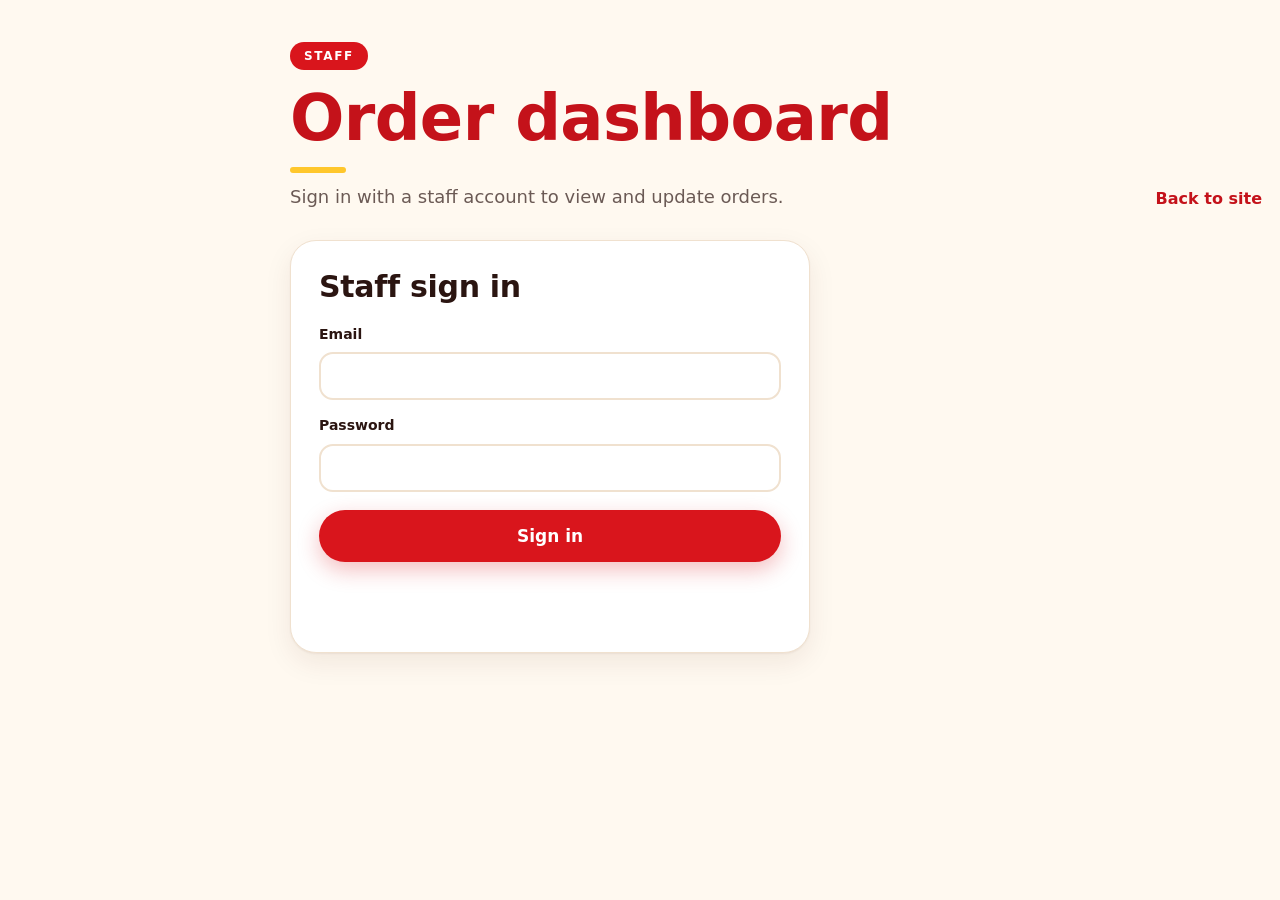
<file: admin.html>
<!DOCTYPE html>
<html lang="en">
<head>
  <meta charset="utf-8">
  <meta name="viewport" content="width=device-width, initial-scale=1, viewport-fit=cover">
  <meta name="theme-color" content="#E31C23">
  <meta name="description" content="Staff order management dashboard.">
  <title>Staff Order Dashboard · Jollibee</title>
  <link rel="stylesheet" href="style.css">
  <link rel="stylesheet" href="admin.css">
</head>
<body class="admin-page">
  <main id="admin-main" tabindex="-1">
    <section class="admin-shell">
      <div class="admin-brand">
        <div>
          <span class="eyebrow">Staff</span>
          <h1>Order dashboard</h1>
          <p class="lead">Sign in with a staff account to view and update orders.</p>
        </div>
        <a class="admin-back" href="index.html#/">Back to site</a>
      </div>

      <div id="login-panel" class="admin-panel">
        <h2>Staff sign in</h2>
        <form id="login-form" class="admin-form">
          <label>Email<input id="staff-email" type="email" autocomplete="username" required></label>
          <label>Password<input id="staff-password" type="password" autocomplete="current-password" required></label>
          <button class="cta" type="submit" id="login-btn">Sign in</button>
          <p id="login-msg" class="admin-msg" role="status"></p>
        </form>
      </div>

      <div id="dashboard" hidden>
        <div class="admin-toolbar">
          <div>
            <span class="admin-kicker">Signed in</span>
            <strong id="staff-email-label"></strong>
          </div>
          <div class="toolbar-actions">
            <label class="view-select">View
              <select id="view-select">
                <option value="active">Active orders</option>
                <option value="closed">Closed — last 2 days</option>
              </select>
            </label>
            <button class="add ghost" type="button" id="refresh-btn">Refresh</button>
            <button class="add ghost" type="button" id="signout-btn">Sign out</button>
          </div>
        </div>

        <div id="dash-msg" class="admin-msg" role="status"></div>
        <div id="orders" class="orders-grid" aria-live="polite"></div>
      </div>
    </section>
  </main>

  <script src="api.js"></script>
  <script src="admin.js"></script>
</body>
</html>
</file>
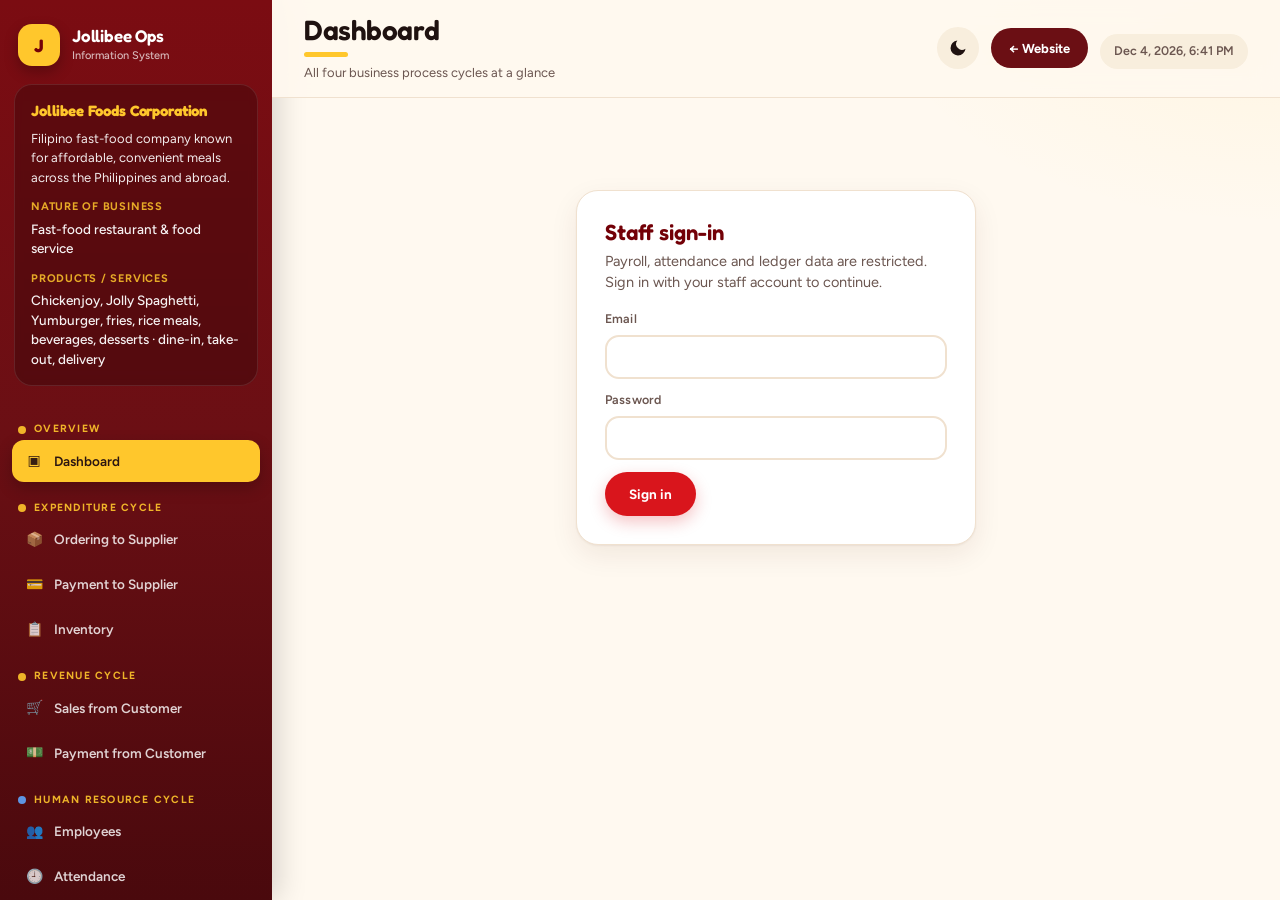
<file: ops.html>
<!DOCTYPE html>
<html lang="en">
<head>
  <meta charset="utf-8">
  <meta name="viewport" content="width=device-width, initial-scale=1">
  <meta name="theme-color" content="#730007">
  <title>Jollibee Operations · Information System</title>
  <link rel="preconnect" href="https://fonts.googleapis.com">
  <link rel="preconnect" href="https://fonts.gstatic.com" crossorigin>
  <link href="https://fonts.googleapis.com/css2?family=Figtree:wght@400;500;600;700;800&family=Fredoka:wght@500;600;700&display=swap" rel="stylesheet">
  <script src="ops-db.js"></script>
  <style>
    :root {
      --red: #730007;
      --red-d: #4A0005;
      --red-soft: #8B1018;
      --sun: #FFC72C;
      --sun-soft: #FFF3C4;
      --bg: #F7F0E6;
      --panel: #FFFFFF;
      --ink: #1F1210;
      --mute: #6B5650;
      --line: #E8DCC8;
      --line-soft: #F3EADF;
      --ok: #15803D;
      --ok-bg: #DCFCE7;
      --bad: #B91C1C;
      --bad-bg: #FEE2E2;
      --warn: #B45309;
      --warn-bg: #FEF3C7;
      --info: #1D4ED8;
      --info-bg: #DBEAFE;
      --side: 272px;
      --radius: 14px;
      --radius-sm: 10px;
      --body: Figtree, system-ui, sans-serif;
      --display: Fredoka, system-ui, sans-serif;
      --sh: 0 1px 2px rgba(80,40,20,.04), 0 8px 24px rgba(80,40,20,.06);
      --sh-sm: 0 1px 2px rgba(80,40,20,.05);
    }
    * { box-sizing: border-box; }
    html, body { margin: 0; }
    body {
      font: 14.5px/1.5 var(--body);
      color: var(--ink);
      background: var(--bg);
      display: flex;
      min-height: 100vh;
      -webkit-font-smoothing: antialiased;
    }
    a { color: inherit; text-decoration: none; }
    button, input, select, textarea { font: inherit; color: inherit; }

    /* ========== SIDEBAR ========== */
    .sidebar {
      width: var(--side);
      flex: none;
      background: linear-gradient(180deg, #7A0A10 0%, var(--red) 40%, var(--red-d) 100%);
      color: #fff;
      display: flex;
      flex-direction: column;
      position: sticky;
      top: 0;
      align-self: flex-start;
      height: 100vh;
      overflow-y: auto;
      border-right: 1px solid rgba(0,0,0,.15);
    }
    .side-brand {
      display: flex;
      align-items: center;
      gap: 12px;
      padding: 22px 18px 18px;
    }
    .side-brand .bee {
      width: 42px; height: 42px;
      border-radius: 12px;
      background: var(--sun);
      color: var(--red);
      display: grid; place-items: center;
      font: 700 18px/1 var(--display);
      box-shadow: 0 2px 8px rgba(0,0,0,.2);
      flex: none;
    }
    .side-brand strong {
      display: block;
      font: 600 15px/1.2 var(--display);
      letter-spacing: -.01em;
    }
    .side-brand small {
      display: block;
      margin-top: 2px;
      opacity: .7;
      font-size: 11px;
      font-weight: 500;
    }

    .side-company {
      margin: 0 14px 16px;
      padding: 16px 16px 18px;
      background: rgba(0,0,0,.25);
      border-radius: var(--radius);
      font-size: 13.5px;
      line-height: 1.5;
      border: 1px solid rgba(255,255,255,.1);
      backdrop-filter: blur(4px);
    }
    .side-company strong {
      display: block;
      font: 700 15px/1.3 var(--display);
      margin-bottom: 8px;
      color: var(--sun);
      letter-spacing: -.01em;
    }
    .side-company p {
      margin: 0 0 12px;
      opacity: .92;
      font-size: 13px;
      line-height: 1.5;
    }
    .side-company .lbl {
      display: block;
      font-size: 11px;
      font-weight: 700;
      text-transform: uppercase;
      letter-spacing: .07em;
      opacity: .65;
      margin-top: 12px;
      margin-bottom: 4px;
      color: rgba(255,255,255,.9);
    }
    .side-company .val {
      display: block;
      font-size: 13.5px;
      line-height: 1.45;
      opacity: .95;
      font-weight: 500;
    }

    .side-nav {
      padding: 4px 12px 16px;
      display: flex;
      flex-direction: column;
      gap: 3px;
      flex: 1;
    }
    .side-nav a {
      display: flex;
      align-items: center;
      gap: 10px;
      padding: 10px 12px;
      border-radius: var(--radius-sm);
      font-weight: 600;
      font-size: 13.5px;
      color: rgba(255,255,255,.82);
      transition: background .15s, color .15s, transform .12s;
    }
    .side-nav a:hover {
      background: rgba(255,255,255,.1);
      color: #fff;
    }
    .side-nav a.active {
      background: #fff;
      color: var(--red);
      box-shadow: var(--sh-sm);
    }
    .side-nav .ico {
      width: 20px;
      text-align: center;
      font-size: 14px;
      opacity: .95;
      flex: none;
    }
    .side-foot {
      padding: 14px 18px 18px;
      border-top: 1px solid rgba(255,255,255,.1);
      font-size: 10.5px;
      opacity: .6;
      line-height: 1.45;
    }
    .side-back {
      display: flex;
      align-items: center;
      justify-content: center;
      gap: 8px;
      margin: 8px 12px 10px;
      padding: 11px 14px;
      border-radius: 10px;
      background: #FFC72C;
      color: #6B0F14;
      font-weight: 800;
      font-size: 13.5px;
      text-decoration: none;
      transition: background .15s, transform .1s;
      box-shadow: 0 2px 8px rgba(0,0,0,.2);
    }
    .side-back:hover {
      background: #ffd54f;
      color: #6B0F14;
    }
    .side-back:active { transform: scale(.98); }
    .topbar-back {
      display: inline-flex;
      align-items: center;
      gap: 6px;
      padding: 7px 14px;
      border-radius: 999px;
      background: var(--red);
      color: #fff;
      font-weight: 700;
      font-size: 13px;
      text-decoration: none;
      white-space: nowrap;
    }
    .topbar-back:hover { background: var(--red-d, #4A090D); color: #fff; }

    /* ========== MAIN ========== */
    .main {
      flex: 1;
      min-width: 0;
      display: flex;
      flex-direction: column;
      background:
        radial-gradient(ellipse 80% 50% at 100% 0%, rgba(255,199,44,.08), transparent 50%),
        var(--bg);
    }
    .topbar {
      background: rgba(255,255,255,.92);
      backdrop-filter: blur(12px);
      border-bottom: 1px solid var(--line);
      padding: 16px 32px;
      display: flex;
      align-items: center;
      justify-content: space-between;
      gap: 16px;
      position: sticky;
      top: 0;
      z-index: 10;
    }
    .topbar h1 {
      margin: 0;
      font: 600 22px/1.15 var(--display);
      color: var(--red);
      letter-spacing: -.02em;
    }
    .topbar .meta {
      color: var(--mute);
      font-size: 13px;
      margin-top: 2px;
    }
    #clock {
      font-size: 12.5px;
      font-weight: 600;
      color: var(--mute);
      background: var(--line-soft);
      padding: 6px 12px;
      border-radius: 999px;
    }
    .content {
      padding: 28px 32px 56px;
      max-width: 1040px;
      width: 100%;
    }

    /* ========== STATS ========== */
    .grid {
      display: grid;
      grid-template-columns: repeat(4, 1fr);
      gap: 14px;
      margin-bottom: 24px;
    }
    @media (max-width: 960px) {
      .grid { grid-template-columns: repeat(2, 1fr); }
    }
    @media (max-width: 520px) {
      .grid { grid-template-columns: 1fr; }
    }
    .stat {
      background: var(--panel);
      border: 1px solid var(--line);
      border-radius: var(--radius);
      padding: 18px 18px 16px;
      box-shadow: var(--sh-sm);
      position: relative;
      overflow: hidden;
    }
    .stat::before {
      content: "";
      position: absolute;
      left: 0; top: 0; bottom: 0;
      width: 3px;
      background: var(--line);
      border-radius: 3px 0 0 3px;
    }
    .stat.ok::before { background: var(--ok); }
    .stat.warn::before { background: var(--warn); }
    .stat.bad::before { background: var(--bad); }
    .stat label {
      display: block;
      font-size: 11px;
      font-weight: 700;
      text-transform: uppercase;
      letter-spacing: .06em;
      color: var(--mute);
      margin-bottom: 8px;
    }
    .stat b {
      font: 600 26px/1.1 var(--display);
      color: var(--ink);
      letter-spacing: -.02em;
    }
    .stat.ok b { color: var(--ok); }
    .stat.warn b { color: var(--warn); }
    .stat.bad b { color: var(--bad); }

    /* ========== PANELS ========== */
    .panel {
      background: var(--panel);
      border: 1px solid var(--line);
      border-radius: var(--radius);
      box-shadow: var(--sh-sm);
      margin-bottom: 20px;
      overflow: hidden;
    }
    .panel-h {
      padding: 14px 20px;
      border-bottom: 1px solid var(--line-soft);
      display: flex;
      align-items: center;
      justify-content: space-between;
      gap: 12px;
      background: linear-gradient(180deg, #FFFCFA, #fff);
    }
    .panel-h h2 {
      margin: 0;
      font: 600 15.5px/1.2 var(--display);
      color: var(--ink);
    }
    .panel-b { padding: 18px 20px; }

    /* ========== FORMS ========== */
    .form-grid {
      display: grid;
      grid-template-columns: repeat(2, 1fr);
      gap: 14px 16px;
      margin-bottom: 16px;
    }
    @media (min-width: 720px) {
      .form-grid.cols-4 { grid-template-columns: repeat(4, 1fr); }
      .form-grid.cols-3 { grid-template-columns: repeat(3, 1fr); }
    }
    @media (max-width: 560px) {
      .form-grid, .form-grid.cols-4, .form-grid.cols-3 {
        grid-template-columns: 1fr;
      }
    }
    label.f,
    label.field {
      display: flex;
      flex-direction: column;
      gap: 6px;
      font-size: 12px;
      font-weight: 600;
      color: var(--mute);
      letter-spacing: .01em;
    }
    label.field span,
    .field-label {
      font-size: 11px;
      font-weight: 700;
      text-transform: uppercase;
      letter-spacing: .05em;
      color: var(--mute);
    }
    .form-actions {
      display: flex;
      align-items: center;
      gap: 12px;
      flex-wrap: wrap;
    }
    .span-2 { grid-column: 1 / -1; }
    .empty {
      text-align: center;
      color: var(--mute);
      padding: 28px 16px;
      font-size: 13.5px;
    }
    .empty-box {
      text-align: center;
      padding: 32px 20px;
      color: var(--mute);
    }
    .empty-box strong {
      display: block;
      font: 600 15px var(--display);
      color: var(--ink);
      margin-bottom: 4px;
    }
    .empty-box p {
      margin: 0;
      font-size: 13px;
    }
    input, select, textarea {
      min-height: 40px;
      padding: 8px 12px;
      border: 1px solid var(--line);
      border-radius: var(--radius-sm);
      background: #FFFCFA;
      transition: border-color .15s, box-shadow .15s;
    }
    input:focus, select:focus, textarea:focus {
      outline: none;
      border-color: var(--red);
      box-shadow: 0 0 0 3px rgba(115,0,7,.12);
      background: #fff;
    }
    textarea { min-height: 80px; resize: vertical; }

    .btn {
      display: inline-flex;
      align-items: center;
      justify-content: center;
      gap: 6px;
      min-height: 40px;
      padding: 0 18px;
      border: 0;
      border-radius: var(--radius-sm);
      background: var(--red);
      color: #fff;
      font-weight: 700;
      font-size: 13.5px;
      cursor: pointer;
      transition: background .15s, transform .1s, box-shadow .15s;
      box-shadow: 0 1px 2px rgba(115,0,7,.2);
    }
    .btn:hover { background: var(--red-soft); }
    .btn:active { transform: scale(.98); }
    .btn.sun {
      background: var(--sun);
      color: var(--ink);
      box-shadow: 0 1px 2px rgba(180,120,0,.2);
    }
    .btn.sun:hover { background: #ffd54f; }
    .btn.ghost {
      background: transparent;
      color: var(--red);
      box-shadow: inset 0 0 0 1.5px var(--red);
    }
    .btn.ghost:hover { background: rgba(115,0,7,.06); }
    .btn.sm { min-height: 32px; padding: 0 12px; font-size: 12.5px; }

    /* ========== TABLES ========== */
    table {
      width: 100%;
      border-collapse: collapse;
      font-size: 13.5px;
    }
    th, td {
      text-align: left;
      padding: 11px 12px;
      border-bottom: 1px solid var(--line-soft);
      vertical-align: middle;
    }
    th {
      font-size: 10.5px;
      text-transform: uppercase;
      letter-spacing: .06em;
      color: var(--mute);
      font-weight: 700;
      background: #FFFCFA;
    }
    tr:last-child td { border-bottom: 0; }
    tbody tr:hover td { background: rgba(255,249,240,.6); }

    .badge {
      display: inline-flex;
      align-items: center;
      padding: 3px 10px;
      border-radius: 999px;
      font-size: 11.5px;
      font-weight: 700;
      cursor: pointer;
      letter-spacing: .02em;
    }
    .badge.Pending, .badge.Unpaid, .badge.Open { background: var(--warn-bg); color: var(--warn); }
    .badge.Sent { background: var(--info-bg); color: var(--info); }
    .badge.Received, .badge.Paid, .badge.Completed { background: var(--ok-bg); color: var(--ok); }
    .badge.Reorder { background: var(--bad-bg); color: var(--bad); }
    .badge.ok { background: var(--ok-bg); color: var(--ok); cursor: default; }

    .msg {
      min-height: 1.3em;
      font-weight: 600;
      font-size: 13px;
      color: var(--mute);
      margin-top: 8px;
    }
    .msg.ok { color: var(--ok); }
    .msg.bad { color: var(--bad); }

    /* ========== COMPANY PAGE ========== */
    .company-hero {
      background: var(--panel);
      border: 1px solid var(--line);
      border-radius: var(--radius);
      box-shadow: var(--sh-sm);
      padding: 28px 28px 24px;
      margin-bottom: 20px;
      position: relative;
      overflow: hidden;
    }
    .company-hero::before {
      content: "";
      position: absolute;
      left: 0; top: 0; bottom: 0;
      width: 4px;
      background: linear-gradient(180deg, var(--sun), var(--red));
    }
    .company-hero .eyebrow {
      display: inline-block;
      font-size: 11px;
      font-weight: 700;
      text-transform: uppercase;
      letter-spacing: .08em;
      color: var(--red);
      background: rgba(115,0,7,.06);
      padding: 4px 10px;
      border-radius: 999px;
      margin-bottom: 12px;
    }
    .company-hero h2 {
      margin: 0 0 10px;
      font: 600 24px/1.2 var(--display);
      color: var(--ink);
      letter-spacing: -.02em;
    }
    .company-hero .lead {
      margin: 0 0 20px;
      color: var(--mute);
      font-size: 15px;
      line-height: 1.55;
      max-width: 52em;
    }
    .company-meta {
      display: grid;
      grid-template-columns: 1fr 1fr;
      gap: 14px;
    }
    @media (max-width: 640px) {
      .company-meta { grid-template-columns: 1fr; }
    }
    .meta-tile {
      background: var(--bg);
      border: 1px solid var(--line-soft);
      border-radius: var(--radius-sm);
      padding: 14px 16px;
    }
    .meta-tile span {
      display: block;
      font-size: 10.5px;
      font-weight: 700;
      text-transform: uppercase;
      letter-spacing: .06em;
      color: var(--mute);
      margin-bottom: 4px;
    }
    .meta-tile p {
      margin: 0;
      font-size: 13.5px;
      font-weight: 600;
      color: var(--ink);
      line-height: 1.4;
    }

    .note-grid {
      display: grid;
      grid-template-columns: repeat(3, 1fr);
      gap: 12px;
    }
    @media (max-width: 800px) {
      .note-grid { grid-template-columns: 1fr; }
    }
    .note-card {
      background: var(--bg);
      border: 1px solid var(--line-soft);
      border-radius: var(--radius-sm);
      padding: 16px;
    }
    .note-card h3 {
      margin: 0 0 6px;
      font: 600 13.5px/1.2 var(--display);
      color: var(--red);
    }
    .note-card p {
      margin: 0;
      font-size: 13px;
      color: var(--mute);
      line-height: 1.45;
    }

    /* legacy alias so old markup still works */
    .company-card { display: none; }

    .empty {
      text-align: center;
      color: var(--mute);
      padding: 36px 16px;
      font-size: 14px;
    }

    .cfg {
      background: var(--sun-soft);
      border: 1px solid #f0d99a;
      border-radius: var(--radius-sm);
      padding: 12px 16px;
      margin-bottom: 18px;
      font-size: 13px;
      color: #6B4E00;
    }
    .cfg code {
      background: rgba(0,0,0,.06);
      padding: 1px 6px;
      border-radius: 5px;
      font-size: 12px;
    }

    @media (max-width: 820px) {
      body { flex-direction: column; }
      .sidebar {
        width: 100%;
        height: auto;
        position: relative;
      }
      .side-nav {
        flex-direction: row;
        flex-wrap: wrap;
        flex: none;
      }
      .side-company { display: none; }
      .content { padding: 20px 16px 40px; }
      .topbar { padding: 14px 16px; }
    }

    /* ========== ADD-ON STYLES (HR + Accounting) ========== */
    .nav-group{margin:12px 6px 2px;font:700 10.5px/1 var(--body);letter-spacing:.12em;text-transform:uppercase;color:rgba(255,255,255,.55);display:flex;align-items:center;gap:8px}
    .nav-group::before{content:"";width:8px;height:8px;border-radius:50%;background:var(--sun)}
    .nav-group.g-hr::before{background:#60A5FA}.nav-group.g-ac::before{background:#F472B6}
    @media (max-width: 820px){.nav-group{display:none}}
    .num{text-align:right}
    .cycle-title{font:600 15px/1 var(--display);margin:22px 0 10px;padding-left:10px;border-left:4px solid var(--sun);color:var(--red-d)}
    .cycle-title.re{border-color:#16A34A}.cycle-title.hr{border-color:#2563EB}.cycle-title.ac{border-color:#DB2777}
    .note-grid.four{grid-template-columns:repeat(4,1fr)}
    @media(max-width:1100px){.note-grid.four{grid-template-columns:repeat(2,1fr)}}
    @media(max-width:600px){.note-grid.four{grid-template-columns:1fr}}
    .badge.Active,.badge.Present{background:var(--ok-bg);color:var(--ok)}
    .badge.Inactive,.badge.Absent{background:var(--bad-bg);color:var(--bad)}
    .badge.Late,.badge.Draft,.badge.Leave{background:var(--warn-bg);color:var(--warn)}
    .badge.static{cursor:default}
    .badge.src.SALE{background:#DCFCE7;color:#15803D}.badge.src.PURCHASE{background:#FEF3C7;color:#B45309}
    .badge.src.SUPPLIER_PAYMENT{background:#FFEDD5;color:#C2410C}.badge.src.PAYROLL{background:#DBEAFE;color:#1D4ED8}
    .badge.src.MANUAL{background:#F3E8FF;color:#7E22CE}.badge.src.OPENING{background:#E5E7EB;color:#374151}
    .badge.type.Asset{background:#DBEAFE;color:#1D4ED8}.badge.type.Liability{background:#FEE2E2;color:#B91C1C}
    .badge.type.Equity{background:#F3E8FF;color:#7E22CE}.badge.type.Revenue{background:#DCFCE7;color:#15803D}
    .badge.type.Expense{background:#FEF3C7;color:#B45309}
    .split{display:grid;grid-template-columns:1fr 1fr;gap:16px;align-items:start;margin-bottom:20px}
    @media(max-width:1000px){.split{grid-template-columns:1fr}}
    .split .panel{margin-bottom:0}
    .fine{font-size:12px;color:var(--mute);margin:10px 0 0}
    .lnk{color:var(--red);text-decoration:underline}
    .tot-row td{font-weight:700;border-top:2px solid var(--line);background:var(--line-soft)}
    table.fs td{padding:7px 10px}
    table.fs tr.sec td{font:700 11px/1 var(--body);letter-spacing:.08em;text-transform:uppercase;color:var(--mute);padding-top:14px;border-bottom:1px solid var(--line)}
    table.fs tr.grand td{font:700 15px/1.2 var(--body);background:var(--sun-soft);border-top:2px solid var(--red)}
    table.fs tr.grand.neg td.num{color:var(--bad)}table.fs tr.grand.pos td.num{color:var(--ok)}
    .je-table{margin:12px 0}.je-table input,.je-table select{width:100%}
    .je-diff{font-weight:600;font-size:12px}.je-diff.okc{color:var(--ok)}.je-diff.badc{color:var(--bad)}
    .je-block{border:1px solid var(--line);border-radius:10px;padding:10px 14px;margin-bottom:10px}
    .je-head{display:flex;justify-content:space-between;align-items:flex-start;gap:10px}
    .je-memo{color:var(--mute);font-size:13px}
    .je-block table{table-layout:fixed;width:100%}.je-block td.num{width:140px;text-align:right}
    .je-block td.indent{padding-left:28px}
    .inline-filter{display:flex;align-items:center;gap:8px;font-size:13px;color:var(--mute)}
    .inline-filter select{min-height:34px}
    .ps-head{display:flex;gap:28px;flex-wrap:wrap;margin-bottom:14px}
    .ps-head .lbl{display:block;font-size:11px;text-transform:uppercase;letter-spacing:.08em;color:var(--mute)}
    .ps-head small{display:block;color:var(--mute)}
    .ps-cols{display:grid;grid-template-columns:1fr 1fr;gap:16px}
    @media(max-width:800px){.ps-cols{grid-template-columns:1fr}}
    .payslip{border:2px solid var(--sun)}
    .login-card{max-width:400px;margin:60px auto;background:#fff;border:1px solid var(--line);border-radius:var(--radius);padding:28px;box-shadow:var(--sh)}
    .login-card h2{font:600 22px var(--display);margin:0 0 6px;color:var(--red)}
    .login-card p{color:var(--mute);margin:0 0 16px}
    .login-card .field{margin-bottom:12px}
    @media print{.sidebar,.topbar,.panel:not(.payslip){display:none!important}}

    /* ========== ADD-ON: LIGHT / DARK THEME (shares the website's "jb.theme" setting) ========== */
    .themebtn{display:inline-grid;place-items:center;width:40px;height:40px;padding:0;border:0;border-radius:50%;background:var(--line-soft);color:var(--ink);cursor:pointer;transition:background .15s,transform .15s}
    .themebtn:hover{background:var(--line);transform:translateY(-1px)}
    .themebtn svg{width:20px;height:20px;stroke:currentColor;fill:none;stroke-width:1.9;stroke-linecap:round;stroke-linejoin:round}
    .themebtn .theme-moon{fill:currentColor;stroke:none}
    .themebtn .theme-sun{display:none}.themebtn .theme-moon{display:block}
:root[data-theme=dark]{--bg:#160A09;--panel:#241312;--ink:#FFF1E2;--mute:#CDB1A6;--line:#3E2521;--line-soft:#2F1B18;--sun-soft:#30260F;--ok:#4CC38A;--ok-bg:#12352A;--bad:#FF7A70;--bad-bg:#3B1713;--warn:#F5B454;--warn-bg:#3A2A0C;--info:#8AAEFF;--info-bg:#15264A;color-scheme:dark;}
:root[data-theme=dark] .topbar{background:rgba(36,19,18,.92)}
:root[data-theme=dark] input,:root[data-theme=dark] select,:root[data-theme=dark] textarea{background:#2A1816}
:root[data-theme=dark] input:focus,:root[data-theme=dark] select:focus,:root[data-theme=dark] textarea:focus{background:#321D1A}
:root[data-theme=dark] .panel-h{background:var(--panel)}
:root[data-theme=dark] th{background:#2A1816}
:root[data-theme=dark] tbody tr:hover td{background:rgba(255,255,255,.04)}
:root[data-theme=dark] .cfg{background:var(--sun-soft);border-color:#5a4617;color:#F5D58A}
:root[data-theme=dark] .cfg code{background:rgba(255,255,255,.1)}
:root[data-theme=dark] .topbar h1,:root[data-theme=dark] .note-card h3,:root[data-theme=dark] .company-hero .eyebrow,:root[data-theme=dark] .login-card h2,:root[data-theme=dark] .lnk,:root[data-theme=dark] .btn.ghost,:root[data-theme=dark] .cycle-title{color:#FF8A8F}
:root[data-theme=dark] .btn.ghost{box-shadow:inset 0 0 0 1.5px #FF8A8F}
:root[data-theme=dark] .login-card{background:var(--panel)}
:root[data-theme=dark] .badge.src,:root[data-theme=dark] .badge.type{background:rgba(255,255,255,.1);color:#FFD27A}
:root[data-theme=dark] .themebtn .theme-sun{display:block}
:root[data-theme=dark] .themebtn .theme-moon{display:none}
    @media (prefers-color-scheme: dark){
:root:not([data-theme=light]){--bg:#160A09;--panel:#241312;--ink:#FFF1E2;--mute:#CDB1A6;--line:#3E2521;--line-soft:#2F1B18;--sun-soft:#30260F;--ok:#4CC38A;--ok-bg:#12352A;--bad:#FF7A70;--bad-bg:#3B1713;--warn:#F5B454;--warn-bg:#3A2A0C;--info:#8AAEFF;--info-bg:#15264A;color-scheme:dark;}
:root:not([data-theme=light]) .topbar{background:rgba(36,19,18,.92)}
:root:not([data-theme=light]) input,:root:not([data-theme=light]) select,:root:not([data-theme=light]) textarea{background:#2A1816}
:root:not([data-theme=light]) input:focus,:root:not([data-theme=light]) select:focus,:root:not([data-theme=light]) textarea:focus{background:#321D1A}
:root:not([data-theme=light]) .panel-h{background:var(--panel)}
:root:not([data-theme=light]) th{background:#2A1816}
:root:not([data-theme=light]) tbody tr:hover td{background:rgba(255,255,255,.04)}
:root:not([data-theme=light]) .cfg{background:var(--sun-soft);border-color:#5a4617;color:#F5D58A}
:root:not([data-theme=light]) .cfg code{background:rgba(255,255,255,.1)}
:root:not([data-theme=light]) .topbar h1,:root:not([data-theme=light]) .note-card h3,:root:not([data-theme=light]) .company-hero .eyebrow,:root:not([data-theme=light]) .login-card h2,:root:not([data-theme=light]) .lnk,:root:not([data-theme=light]) .btn.ghost,:root:not([data-theme=light]) .cycle-title{color:#FF8A8F}
:root:not([data-theme=light]) .btn.ghost{box-shadow:inset 0 0 0 1.5px #FF8A8F}
:root:not([data-theme=light]) .login-card{background:var(--panel)}
:root:not([data-theme=light]) .badge.src,:root:not([data-theme=light]) .badge.type{background:rgba(255,255,255,.1);color:#FFD27A}
:root:not([data-theme=light]) .themebtn .theme-sun{display:block}
:root:not([data-theme=light]) .themebtn .theme-moon{display:none}
    }

    /* =====================================================================
       REDESIGN — matches the website (Fredoka / Figtree, cream + Jollibee red).
       CSS only: no markup, script or Supabase code was changed.
       ===================================================================== */
    :root{--bg:#FFF9F0;--line:#F0E1CF;--line-soft:#F8EEDD;--radius:22px;--radius-sm:14px;
      --glass:rgba(255,249,240,.88);--btn:#D9151C;--btn-d:#B30F15;
      --sh:0 1px 2px rgba(80,30,10,.06),0 10px 28px rgba(80,30,10,.08);--sh-sm:0 1px 2px rgba(80,30,10,.05),0 6px 16px rgba(80,30,10,.05)}
    :focus-visible{outline:3px solid var(--btn);outline-offset:2px}
    .sidebar{background:linear-gradient(180deg,#7B0C12 0%,#6B0F14 48%,#4A090D 100%);border-right:0;box-shadow:6px 0 28px rgba(0,0,0,.16);scrollbar-width:thin}
    .side-brand{padding:24px 18px 18px}
    .side-brand .bee{border-radius:14px;box-shadow:0 6px 14px rgba(0,0,0,.25)}
    .side-brand strong{font-size:17px}
    .side-company{border-radius:18px;background:rgba(0,0,0,.22);padding:16px}
    .side-company .lbl{color:var(--sun);opacity:.85}
    .side-nav a{min-height:42px;border-radius:12px;transition:background .2s,color .2s,transform .2s}
    .side-nav a:hover{transform:translateX(3px)}
    .side-nav a.active{background:var(--sun);color:#2B1511;box-shadow:0 6px 16px rgba(0,0,0,.22)}
    .nav-group{color:var(--sun);opacity:.9;margin-top:18px}
    .side-back{border-radius:999px;min-height:44px;background:var(--sun);box-shadow:0 6px 16px rgba(0,0,0,.25)}
    .topbar{background:var(--glass);-webkit-backdrop-filter:saturate(1.4) blur(14px);backdrop-filter:saturate(1.4) blur(14px);padding:14px 32px}
    .topbar h1{font-size:28px;color:var(--ink);letter-spacing:-.015em}
    .topbar h1::after{content:"";display:block;width:44px;height:5px;margin-top:6px;border-radius:5px;background:var(--sun)}
    .topbar .meta{margin-top:6px}
    .topbar-back{background:#6B0F14;min-height:40px;padding:0 18px;transition:background .2s,transform .2s}
    .topbar-back:hover{transform:translateY(-1px)}
    .themebtn{width:42px;height:42px}
    #clock{padding:8px 14px}
    .content{max-width:1120px;padding:32px 32px 64px}
    .panel,.stat,.company-hero,.login-card{border-radius:22px;box-shadow:var(--sh)}
    .panel{margin-bottom:24px}
    .panel-h{padding:18px 24px;background:transparent}
    .panel-h h2{font-size:18px}
    .panel-h h2::before{content:"";display:inline-block;width:6px;height:18px;margin-right:10px;border-radius:4px;background:var(--sun);vertical-align:-3px}
    .panel-b{padding:22px 24px}
    .stat{padding:20px 20px 18px;transition:transform .25s cubic-bezier(.2,.8,.2,1),box-shadow .25s}
    .stat:hover{transform:translateY(-3px);box-shadow:0 2px 4px rgba(80,30,10,.06),0 18px 40px rgba(80,30,10,.12)}
    .stat::before{width:5px;background:var(--sun)}
    .stat b{font-size:30px}
    input,select,textarea{min-height:44px;border:2px solid var(--line);border-radius:14px;background:#fff;padding:8px 14px}
    input:focus,select:focus,textarea:focus{border-color:var(--btn);box-shadow:0 0 0 4px rgba(217,21,28,.14)}
    label.f,label.field{font-size:12.5px}
    .btn{min-height:44px;padding:0 24px;border-radius:999px;background:var(--btn);box-shadow:0 6px 16px rgba(217,21,28,.25);transition:background .2s,transform .15s,box-shadow .2s}
    .btn:hover{background:var(--btn-d);transform:translateY(-1px)}
    .btn.sun{background:var(--sun);color:#2B1511;box-shadow:0 6px 16px rgba(180,120,0,.25)}
    .btn.sun:hover{background:#FFD65C}
    .btn.ghost{background:transparent;color:var(--btn);box-shadow:inset 0 0 0 2px var(--btn)}
    .btn.ghost:hover{background:rgba(217,21,28,.07)}
    .btn.sm{min-height:36px;padding:0 16px}
    table{font-size:14px}
    th{background:#FFF1D6;color:#6B5A55;padding:12px 14px}
    th:first-child{border-top-left-radius:12px}th:last-child{border-top-right-radius:12px}
    td{padding:14px}
    tbody tr{transition:background .15s}
    tbody tr:hover td{background:rgba(255,199,44,.12)}
    .badge{padding:5px 12px;font-size:12px}
    .meta-tile,.note-card{border-radius:16px;background:#FFF1D6;border-color:transparent}
    .company-hero{padding:32px}
    .company-hero::before{width:6px}
    .company-hero h2{font-size:28px}
    .cycle-title{font-size:17px;border-left-width:5px}
    .je-block{border-radius:16px}
    .cfg{border-radius:16px}
    @media (max-width:820px){.topbar{padding:14px 16px}.content{padding:22px 16px 44px}.topbar h1{font-size:24px}.sidebar{box-shadow:none}}
    @media (prefers-reduced-motion:reduce){*,*::before,*::after{transition:none!important;animation:none!important}}
:root[data-theme=dark]{--bg:#6B0F14;--panel:#7E161C;--ink:#FFF4E6;--mute:#F0CFC4;--line:#A53037;--line-soft:#8F2229;--sun-soft:#4A2A10;--ok:#7EE2AE;--ok-bg:#12432F;--bad:#FFB4AB;--bad-bg:#5C1B1B;--warn:#FFD27A;--warn-bg:#5A3A0C;--info:#A9C2FF;--info-bg:#1B2F66;--glass:rgba(107,15,20,.88);--sh:0 1px 2px rgba(0,0,0,.25),0 12px 30px rgba(40,0,4,.35);--sh-sm:0 1px 2px rgba(0,0,0,.25),0 6px 16px rgba(40,0,4,.25);color-scheme:dark;}
:root[data-theme=dark] .topbar{background:var(--glass)}
:root[data-theme=dark] input,:root[data-theme=dark] select,:root[data-theme=dark] textarea{background:#8A1B22;border-color:var(--line);color:var(--ink)}
:root[data-theme=dark] input:focus,:root[data-theme=dark] select:focus,:root[data-theme=dark] textarea:focus{background:#972229;border-color:var(--sun);box-shadow:0 0 0 4px rgba(255,199,44,.25)}
:root[data-theme=dark] th{background:#8F2229;color:var(--mute)}
:root[data-theme=dark] .panel-h{background:transparent}
:root[data-theme=dark] .sidebar{background:linear-gradient(180deg,#4F0A0F,#3A070A);border-right:1px solid rgba(255,255,255,.14)}
:root[data-theme=dark] .side-nav a.active{background:var(--sun);color:#2B1511}
:root[data-theme=dark] .topbar h1,:root[data-theme=dark] .note-card h3,:root[data-theme=dark] .company-hero .eyebrow,:root[data-theme=dark] .login-card h2,:root[data-theme=dark] .lnk,:root[data-theme=dark] .cycle-title{color:var(--sun)}
:root[data-theme=dark] .company-hero .eyebrow{background:rgba(255,199,44,.14)}
:root[data-theme=dark] .btn{background:var(--sun);color:#2B1511;box-shadow:0 6px 16px rgba(30,0,4,.35)}
:root[data-theme=dark] .btn:hover{background:#FFD65C}
:root[data-theme=dark] .btn.ghost{background:transparent;color:var(--sun);box-shadow:inset 0 0 0 2px var(--sun)}
:root[data-theme=dark] .btn.ghost:hover{background:rgba(255,199,44,.14)}
:root[data-theme=dark] .topbar-back{background:var(--sun);color:#2B1511}
:root[data-theme=dark] .topbar-back:hover{background:#FFD65C;color:#2B1511}
:root[data-theme=dark] .main{background:radial-gradient(ellipse 80% 50% at 100% 0%,rgba(255,199,44,.12),transparent 55%),var(--bg)}
:root[data-theme=dark] .stat::before{background:var(--sun)}
:root[data-theme=dark] .stat.ok::before{background:var(--ok)}:root[data-theme=dark] .stat.warn::before{background:var(--warn)}:root[data-theme=dark] .stat.bad::before{background:var(--bad)}
:root[data-theme=dark] .panel-h h2::before{background:var(--sun)}
:root[data-theme=dark] .badge.src,:root[data-theme=dark] .badge.type{background:rgba(255,255,255,.14);color:#FFE08A}
    @media (prefers-color-scheme: dark){
:root:not([data-theme=light]){--bg:#6B0F14;--panel:#7E161C;--ink:#FFF4E6;--mute:#F0CFC4;--line:#A53037;--line-soft:#8F2229;--sun-soft:#4A2A10;--ok:#7EE2AE;--ok-bg:#12432F;--bad:#FFB4AB;--bad-bg:#5C1B1B;--warn:#FFD27A;--warn-bg:#5A3A0C;--info:#A9C2FF;--info-bg:#1B2F66;--glass:rgba(107,15,20,.88);--sh:0 1px 2px rgba(0,0,0,.25),0 12px 30px rgba(40,0,4,.35);--sh-sm:0 1px 2px rgba(0,0,0,.25),0 6px 16px rgba(40,0,4,.25);color-scheme:dark;}
:root:not([data-theme=light]) .topbar{background:var(--glass)}
:root:not([data-theme=light]) input,:root:not([data-theme=light]) select,:root:not([data-theme=light]) textarea{background:#8A1B22;border-color:var(--line);color:var(--ink)}
:root:not([data-theme=light]) input:focus,:root:not([data-theme=light]) select:focus,:root:not([data-theme=light]) textarea:focus{background:#972229;border-color:var(--sun);box-shadow:0 0 0 4px rgba(255,199,44,.25)}
:root:not([data-theme=light]) th{background:#8F2229;color:var(--mute)}
:root:not([data-theme=light]) .panel-h{background:transparent}
:root:not([data-theme=light]) .sidebar{background:linear-gradient(180deg,#4F0A0F,#3A070A);border-right:1px solid rgba(255,255,255,.14)}
:root:not([data-theme=light]) .side-nav a.active{background:var(--sun);color:#2B1511}
:root:not([data-theme=light]) .topbar h1,:root:not([data-theme=light]) .note-card h3,:root:not([data-theme=light]) .company-hero .eyebrow,:root:not([data-theme=light]) .login-card h2,:root:not([data-theme=light]) .lnk,:root:not([data-theme=light]) .cycle-title{color:var(--sun)}
:root:not([data-theme=light]) .company-hero .eyebrow{background:rgba(255,199,44,.14)}
:root:not([data-theme=light]) .btn{background:var(--sun);color:#2B1511;box-shadow:0 6px 16px rgba(30,0,4,.35)}
:root:not([data-theme=light]) .btn:hover{background:#FFD65C}
:root:not([data-theme=light]) .btn.ghost{background:transparent;color:var(--sun);box-shadow:inset 0 0 0 2px var(--sun)}
:root:not([data-theme=light]) .btn.ghost:hover{background:rgba(255,199,44,.14)}
:root:not([data-theme=light]) .topbar-back{background:var(--sun);color:#2B1511}
:root:not([data-theme=light]) .topbar-back:hover{background:#FFD65C;color:#2B1511}
:root:not([data-theme=light]) .main{background:radial-gradient(ellipse 80% 50% at 100% 0%,rgba(255,199,44,.12),transparent 55%),var(--bg)}
:root:not([data-theme=light]) .stat::before{background:var(--sun)}
:root:not([data-theme=light]) .stat.ok::before{background:var(--ok)}:root:not([data-theme=light]) .stat.warn::before{background:var(--warn)}:root:not([data-theme=light]) .stat.bad::before{background:var(--bad)}
:root:not([data-theme=light]) .panel-h h2::before{background:var(--sun)}
:root:not([data-theme=light]) .badge.src,:root:not([data-theme=light]) .badge.type{background:rgba(255,255,255,.14);color:#FFE08A}
    }
  </style>

  <meta name="color-scheme" content="light dark">
  <script>
    (function () { try { var t = localStorage.getItem("jb.theme"); if (t === "dark" || t === "light") document.documentElement.setAttribute("data-theme", t); } catch (e) {} })();
  </script>
</head>
<body>

<aside class="sidebar">
  <div class="side-brand">
    <div class="bee">J</div>
    <div>
      <strong>Jollibee Ops</strong>
      <small>Information System</small>
    </div>
  </div>
  <div class="side-company">
    <strong>Jollibee Foods Corporation</strong>
    <p>Filipino fast-food company known for affordable, convenient meals across the Philippines and abroad.</p>
    <span class="lbl">Nature of business</span>
    <span class="val">Fast-food restaurant &amp; food service</span>
    <span class="lbl">Products / services</span>
    <span class="val">Chickenjoy, Jolly Spaghetti, Yumburger, fries, rice meals, beverages, desserts · dine-in, take-out, delivery</span>
  </div>
  <nav class="side-nav" id="nav">
    <a href="#/" data-route="/">Dashboard</a>
    <a href="#/ordering" data-route="/ordering">Ordering to Supplier</a>
    <a href="#/supplier-payments" data-route="/supplier-payments">Payment to Supplier</a>
    <a href="#/sales" data-route="/sales">Sales from Customer</a>
    <a href="#/customer-payments" data-route="/customer-payments">Payment from Customer</a>
    <a href="#/inventory" data-route="/inventory">Inventory</a>
    <div class="nav-group g-hr">Human resource cycle</div>
    <a href="#/employees" data-route="/employees">Employees</a>
    <a href="#/attendance" data-route="/attendance">Attendance</a>
    <a href="#/payroll" data-route="/payroll">Payroll</a>
    <div class="nav-group g-ac">Accounting cycle</div>
    <a href="#/accounts" data-route="/accounts">Chart of Accounts</a>
    <a href="#/journal" data-route="/journal">Journal Entries</a>
    <a href="#/ledger" data-route="/ledger">Ledger &amp; Trial Balance</a>
    <a href="#/statements" data-route="/statements">Financial Statements</a>
    <a href="#/overview" data-route="/overview">Cycle Overview</a>
    <a href="#/company" data-route="/company">Company Info</a>
  </nav>
  <a class="side-back" href="index.html">← Back to website</a>
  <div class="side-foot">
    Student project · Jollibee Foods Corporation<br>
    Platform Technologies · PHP + MySQL · InfinityFree
  </div>
</aside>

<div class="main">
  <header class="topbar">
    <div>
      <h1 id="page-title">Dashboard</h1>
      <div class="meta" id="page-meta">Operations overview</div>
    </div>
    <div style="display:flex;align-items:center;gap:12px">
      <button class="themebtn" id="theme-toggle" type="button" aria-label="Switch to dark mode" title="Switch to dark mode">
        <svg class="theme-sun" viewBox="0 0 24 24" aria-hidden="true"><circle cx="12" cy="12" r="4"/><path d="M12 2v2M12 20v2M4.9 4.9l1.4 1.4M17.7 17.7l1.4 1.4M2 12h2M20 12h2M4.9 19.1l1.4-1.4M17.7 6.3l1.4-1.4"/></svg>
        <svg class="theme-moon" viewBox="0 0 24 24" aria-hidden="true"><path d="M21 12.8A9 9 0 1 1 11.2 3a7 7 0 0 0 9.8 9.8z"/></svg>
      </button>
      <a class="topbar-back" href="index.html">← Website</a>
      <div class="meta" id="clock"></div>
    </div>
  </header>
  <div class="content" id="app">
    <p class="empty">Loading…</p>
  </div>
</div>

<script src="ops.js?v=5"></script>
<script>
/* ADD-ON: light / dark toggle (same "jb.theme" key as the website) */
(function () {
  var KEY = "jb.theme", root = document.documentElement, btn = document.getElementById("theme-toggle");
  function current() {
    var a = root.getAttribute("data-theme");
    return a === "dark" || a === "light" ? a : (matchMedia("(prefers-color-scheme: dark)").matches ? "dark" : "light");
  }
  function label() {
    if (!btn) return;
    var t = current() === "dark" ? "Switch to light mode" : "Switch to dark mode";
    btn.setAttribute("aria-label", t); btn.title = t;
  }
  label();
  if (btn) btn.addEventListener("click", function () {
    var next = current() === "dark" ? "light" : "dark";
    root.setAttribute("data-theme", next);
    try { localStorage.setItem(KEY, next); } catch (e) {}
    label();
  });
})();
</script>
</body>
</html>
</file>
<file: style.css>
/* =========================================================
   JOLLIBEE SPA — STYLESHEET (redesign)
   Presentation layer only. No backend / data dependencies.
   Design system: "Vibrant & Block-based" (UI/UX Pro Max),
   warm cream surfaces, Jollibee red + gold, Fredoka / Figtree.
   Light by default, dark via prefers-color-scheme.
   ========================================================= */

:root{
  --display:Fredoka,"Baloo 2",system-ui,sans-serif;
  --body:Figtree,system-ui,-apple-system,"Segoe UI",sans-serif;

  /* brand */
  --red:#D9151C;
  --red-d:#B30F15;
  --maroon:#6B0F14;
  --maroon-d:#4A090D;
  --sun:#FFC72C;
  --sun-d:#F2B200;

  /* surfaces (light) */
  --bg:#FFF9F0;
  --panel:#FFFFFF;
  --tint:#FFF1D6;
  --bg-alt:#FFF1D6;
  --ink:#2B1511;
  --mute:#6B5A55;
  --line:#F0E1CF;
  --rt:#C4121A;           /* red used as text / prices */
  --ok:#14804A;
  --bad:#C62828;
  --glass:rgba(255,249,240,.86);

  --sh:0 1px 2px rgba(80,30,10,.06),0 10px 28px rgba(80,30,10,.08);
  --sh-lg:0 2px 4px rgba(80,30,10,.06),0 24px 60px rgba(80,30,10,.16);

  --r:22px;
  --r-sm:14px;
  --st:env(safe-area-inset-top,0px);
  --sb:env(safe-area-inset-bottom,0px);
  --hh:64px;
  --tab:64px;
  --sbw:272px;
  --ease:cubic-bezier(.2,.8,.2,1);

  color-scheme:light dark;
}

@media (prefers-color-scheme:dark){
  :root{
    --bg:#6B0F14;            /* Jollibee deep red as the page background */
    --bg-alt:#560B10;
    --panel:#7E161C;
    --tint:#921E25;
    --ink:#FFF4E6;
    --mute:#F0CFC4;
    --line:#A53037;
    --rt:#FFC72C;            /* gold accents: prices, headings, links */
    --ok:#7EE2AE;
    --bad:#FFB4AB;
    --glass:rgba(107,15,20,.88);
    --sh:0 1px 2px rgba(0,0,0,.25),0 12px 30px rgba(40,0,4,.35);
    --sh-lg:0 24px 60px rgba(40,0,4,.5);
  }
}

/* ---------- reset ---------- */
*{box-sizing:border-box}
html{scroll-behavior:smooth;scroll-padding-top:calc(var(--hh) + var(--st) + 90px)}
body{
  display:flex;flex-direction:column;min-height:100vh;min-height:100dvh;
  margin:0;background:var(--bg);color:var(--ink);
  font:16px/1.6 var(--body);-webkit-font-smoothing:antialiased;
  text-rendering:optimizeLegibility;
}
h1,h2{font-family:var(--display);line-height:1.08;margin:0;font-weight:600;letter-spacing:-.01em;text-wrap:balance}
h3{font:700 18px/1.3 var(--body);margin:0}
a{color:var(--rt)}
img{max-width:100%}
button,input,select,textarea{font:inherit}
button{cursor:pointer}
:focus-visible{outline:3px solid var(--red);outline-offset:3px;border-radius:8px}
.top :focus-visible,.hero :focus-visible,footer :focus-visible,.side :focus-visible,.cta-band :focus-visible{outline-color:var(--sun)}
@media (prefers-color-scheme:dark){:focus-visible{outline-color:var(--sun)}}
[hidden]{display:none!important}
.sr{position:absolute;width:1px;height:1px;overflow:hidden;clip:rect(0 0 0 0);white-space:nowrap}
.skip{position:fixed;left:12px;top:-60px;z-index:300;background:var(--sun);color:#2B1511;padding:10px 18px;border-radius:999px;font-weight:700;text-decoration:none}
.skip:focus{top:calc(12px + var(--st))}
.ic{width:22px;height:22px;stroke:currentColor;fill:none;stroke-width:1.9;stroke-linecap:round;stroke-linejoin:round;flex:none}

/* =========================================================
   HEADER
   ========================================================= */
.top{
  position:sticky;top:0;z-index:40;
  height:calc(var(--hh) + var(--st));
  padding:var(--st) 28px 0 72px;
  display:flex;align-items:center;justify-content:space-between;gap:16px;
  background:var(--glass);
  -webkit-backdrop-filter:saturate(1.4) blur(14px);backdrop-filter:saturate(1.4) blur(14px);
  border-bottom:1px solid var(--line);
}
.brand{display:inline-flex;align-items:center;gap:10px;text-decoration:none;color:var(--ink);flex:none}
.brand img{width:40px;height:40px;border-radius:12px;object-fit:cover;box-shadow:0 0 0 2px var(--sun);background:var(--sun)}
.brand span{font:600 22px/1 var(--display);letter-spacing:-.01em;color:var(--rt)}
.top-right{display:flex;align-items:center;gap:6px;min-width:0}
.top nav{display:flex;gap:2px;align-items:center}
.top nav a{
  color:var(--ink);text-decoration:none;font-weight:600;font-size:15px;
  padding:8px 13px;border-radius:999px;min-height:40px;display:inline-flex;align-items:center;
  transition:background .2s var(--ease),color .2s var(--ease);
}
.top nav a:hover{background:var(--tint)}
.top nav a[aria-current=page]{background:var(--maroon);color:#fff}
.top nav a.nav-admin{background:transparent;color:var(--mute);font-weight:600;box-shadow:inset 0 0 0 1.5px var(--line)}
.top nav a.nav-admin:hover{background:var(--tint);color:var(--ink)}
.top .cartbtn{
  margin-left:8px;min-height:44px;padding:0 16px;display:inline-flex;align-items:center;gap:8px;
  background:var(--red);color:#fff;border:0;border-radius:999px;font:700 15px var(--body);
  box-shadow:0 6px 16px rgba(217,21,28,.28);
  transition:transform .2s var(--ease),background .2s,box-shadow .2s;
}
.top .cartbtn:hover{background:var(--red-d);transform:translateY(-1px)}
.cnt{
  display:inline-grid;place-items:center;min-width:22px;height:22px;padding:0 6px;border-radius:999px;
  background:var(--sun);color:#2B1511;font:800 12px/1 var(--body);
}
.cnt.pop{animation:pop .4s var(--ease)}
@keyframes pop{40%{transform:scale(1.45)}}

/* =========================================================
   SIDEBAR (Information System) — kept, restyled
   ========================================================= */
.side{
  position:fixed;inset:0 auto 0 0;width:var(--sbw);z-index:60;
  display:flex;flex-direction:column;
  background:linear-gradient(180deg,#7B0C12 0%,var(--maroon) 50%,var(--maroon-d) 100%);
  color:#fff;box-shadow:6px 0 28px rgba(0,0,0,.18);
  transition:transform .26s var(--ease);
}
.side-head{display:flex;align-items:center;gap:12px;padding:calc(16px + var(--st)) 18px 14px;border-bottom:1px solid rgba(255,255,255,.12)}
.side-bee{width:40px;height:40px;flex:none;display:grid;place-items:center;border-radius:12px;background:var(--sun);color:var(--maroon);font:700 18px Fredoka,system-ui,sans-serif}
.side-head strong{display:block;font:600 16px/1.15 Fredoka,system-ui,sans-serif}
.side-head small{display:block;margin-top:2px;font-size:12px;opacity:.75}
.side-company{margin:14px;padding:12px 14px;border-radius:14px;background:rgba(0,0,0,.22);border:1px solid rgba(255,255,255,.08);font-size:12.5px;line-height:1.55}
.side-company strong{display:block;margin-bottom:4px;color:var(--sun);font-size:13px}
.side-company p{margin:0;opacity:.9}
.side-nav{flex:1;overflow-y:auto;display:flex;flex-direction:column;gap:2px;padding:4px 12px 18px;scrollbar-width:thin}
.side-nav a{display:flex;align-items:center;min-height:40px;padding:8px 12px;border-radius:10px;color:rgba(255,255,255,.92);text-decoration:none;font-weight:600;font-size:14px;transition:background .15s}
.side-nav a:hover{background:rgba(255,255,255,.13);color:#fff}
.side-group{margin:16px 0 4px;padding:0 4px;font-size:11px;font-weight:700;line-height:1;letter-spacing:.12em;text-transform:uppercase;color:var(--sun);opacity:.85}
/* Toggle: floats at the screen edge when the sidebar is closed,
   and sits INSIDE the sidebar (top-right of its header) when it is open. */
.side-toggle{
  position:fixed;top:calc(12px + var(--st));left:0;z-index:200;
  width:36px;height:48px;padding:0;display:grid;place-items:center;border:0;border-radius:0 14px 14px 0;
  background:var(--maroon);color:#fff;box-shadow:0 4px 14px rgba(0,0,0,.28);
  -webkit-tap-highlight-color:transparent;
  transition:left .26s var(--ease),background .15s,transform .15s,width .2s,height .2s;
}
.side-toggle:hover{background:var(--maroon-d)}
.side-toggle:active{transform:scale(.95)}
.side-toggle svg{width:20px;height:20px;fill:none;stroke:currentColor;stroke-width:2.2;stroke-linecap:round;stroke-linejoin:round;transition:transform .26s;pointer-events:none}
.side-head{padding-right:68px}
@media (min-width:769px){
  body{padding-left:var(--sbw);transition:padding-left .26s var(--ease)}
  body.side-collapsed{padding-left:0}
  body.side-collapsed .side{transform:translateX(-105%)}
  body.side-collapsed .side-toggle svg{transform:rotate(180deg)}
  body:not(.side-collapsed) .side-toggle{
    left:calc(var(--sbw) - 56px);top:calc(18px + var(--st));width:40px;height:40px;border-radius:12px;
    background:rgba(255,255,255,.14);box-shadow:none;
  }
  body:not(.side-collapsed) .side-toggle:hover{background:rgba(255,255,255,.26)}
  .top{padding-left:28px}
  body.side-collapsed .top{padding-left:56px}
}
@media (max-width:768px){
  .side{width:min(var(--sbw),86vw)}
  body:not(.side-open) .side{transform:translateX(-105%)}
  body:not(.side-open) .side-toggle{left:auto;right:12px;top:calc(6px + var(--st));width:44px;height:44px;border-radius:14px}
  body:not(.side-open) .side-toggle svg{transform:rotate(180deg)}
  body.side-open .side-toggle{
    left:calc(min(var(--sbw),86vw) - 56px);top:calc(18px + var(--st));width:40px;height:40px;border-radius:12px;
    background:rgba(255,255,255,.14);box-shadow:none;
  }
}

/* =========================================================
   MOBILE: header + bottom tab bar
   ========================================================= */
.tabbar{display:none}
@media (max-width:768px){
  :root{--hh:56px}
  .top{padding-left:16px;padding-right:68px}
  .top nav{display:none}
  .brand img{width:34px;height:34px;border-radius:10px}
  .brand span{font-size:20px}
  body{padding-bottom:calc(var(--tab) + var(--sb))}
  .tabbar{
    position:fixed;left:0;right:0;bottom:0;z-index:40;
    display:grid;grid-template-columns:repeat(5,1fr);
    background:var(--glass);-webkit-backdrop-filter:saturate(1.4) blur(14px);backdrop-filter:saturate(1.4) blur(14px);
    border-top:1px solid var(--line);padding-bottom:var(--sb);
  }
  .tabbar a,.tabbar button{
    position:relative;display:flex;flex-direction:column;align-items:center;justify-content:center;gap:3px;
    min-height:var(--tab);color:var(--mute);background:none;border:0;font:600 11px var(--body);text-decoration:none;
    -webkit-tap-highlight-color:transparent;
  }
  .tabbar svg{width:24px;height:24px;stroke:currentColor;fill:none;stroke-width:1.8;stroke-linecap:round;stroke-linejoin:round}
  .tabbar [aria-current=page]{color:var(--rt)}
  .tabbar [aria-current=page]::before{content:"";position:absolute;top:0;width:30px;height:3px;border-radius:0 0 4px 4px;background:var(--red)}
  .tabbar .cnt{position:absolute;top:7px;left:calc(50% + 4px);min-width:18px;height:18px;font-size:11px;padding:0 5px}
  section{padding:48px 18px 56px!important}
  .bar{bottom:calc(var(--tab) + var(--sb) + 10px)!important;width:calc(100% - 24px)}
  body[data-page=item] .bar,body[data-page=kiddie] .bar{display:none}
  .detail #dadd{position:sticky;bottom:calc(var(--tab) + var(--sb) + 12px);z-index:5;box-shadow:0 10px 28px rgba(217,21,28,.4)}
}

/* =========================================================
   LAYOUT + TYPE
   ========================================================= */
section{padding:88px 24px}
.in{max-width:1160px;margin:0 auto}
main{flex:1 0 auto;min-height:60vh;width:100%}
main h1,.in>h2{font-size:clamp(34px,5vw,56px);color:var(--ink)}
main h1:focus,main h2:focus{outline:none}
main h1::after{
  content:"";display:block;width:56px;height:6px;margin-top:14px;border-radius:6px;background:var(--sun);
  transform-origin:left;animation:grow .7s .2s var(--ease) backwards;
}
.hero h1::after,.story h1::after,.cta-band h2::after{display:none}
@keyframes grow{from{transform:scaleX(0)}}
.lead{color:var(--mute);max-width:38em;margin:12px 0 32px;font-size:18px;line-height:1.6}
.eyebrow{
  display:inline-flex;align-items:center;gap:8px;background:var(--tint);color:var(--rt);
  font:700 12.5px/1 var(--body);letter-spacing:.14em;text-transform:uppercase;
  padding:9px 16px;border-radius:999px;margin-bottom:18px;
}

/* =========================================================
   BUTTONS
   ========================================================= */
.cta{
  position:relative;overflow:hidden;display:inline-flex;align-items:center;justify-content:center;gap:8px;
  min-height:52px;padding:0 30px;border-radius:999px;border:0;
  background:var(--red);color:#fff;font:700 17px var(--body);text-decoration:none;
  box-shadow:0 8px 22px rgba(217,21,28,.28);
  transition:transform .2s var(--ease),box-shadow .2s,background .2s;
}
.cta:hover{background:var(--red-d);transform:translateY(-2px)}
.cta:active{transform:translateY(0) scale(.98)}
.cta:disabled{opacity:.6;cursor:wait}
.cta.ok,#dadd.ok{background:var(--ok);animation:pop .4s ease}
.cta.alt{background:transparent;color:var(--ink);box-shadow:inset 0 0 0 2px currentColor}
.cta.alt:hover{background:var(--tint)}
.cta::after,.bar .go::after{
  content:"";position:absolute;top:0;bottom:0;left:-70%;width:40%;
  background:linear-gradient(100deg,transparent,rgba(255,255,255,.4),transparent);
  transform:skewX(-20deg);pointer-events:none;
}
.cta:hover::after,.bar .go:hover::after{left:140%;transition:left .65s ease}

.add{
  display:inline-flex;align-items:center;justify-content:center;min-height:44px;padding:0 20px;border-radius:999px;border:0;
  background:var(--tint);color:var(--ink);font:700 15px var(--body);
  transition:background .2s,color .2s,transform .12s;
}
.add:hover,.dish:hover .add{background:var(--red);color:#fff}
.add:active{transform:scale(.96)}
.add.ghost{background:transparent;color:var(--rt);box-shadow:inset 0 0 0 2px currentColor}
.add.ghost:hover{background:var(--red);color:#fff;box-shadow:none}
@media (prefers-color-scheme:dark){.add:hover,.dish:hover .add{background:var(--sun);color:#2B1511}}

/* =========================================================
   FORMS
   ========================================================= */
.fld,form.find input{
  width:100%;min-height:48px;padding:0 18px;border-radius:999px;border:2px solid var(--line);
  background:var(--panel);color:var(--ink);font:500 16px var(--body);
  transition:border-color .2s,box-shadow .2s;
}
.fld::placeholder,form.find input::placeholder{color:var(--mute);opacity:.8}
.fld:focus,form.find input:focus{outline:none;border-color:var(--red);box-shadow:0 0 0 4px rgba(217,21,28,.16)}
form.find{display:flex;gap:10px;flex-wrap:wrap}
form.find input{flex:1;min-width:220px}
form.find button{min-height:48px;border:0;background:var(--red);color:#fff;padding:0 28px;border-radius:999px;font:700 16px var(--body);transition:background .2s,transform .2s}
form.find button:hover{background:var(--red-d);transform:translateY(-1px)}
select.fld{border-radius:var(--r-sm);appearance:auto}

/* =========================================================
   HOME — HERO
   ========================================================= */
.hero{
  position:relative;overflow:hidden;color:#fff;padding:84px 24px 104px;
  background:
    radial-gradient(60% 80% at 82% 38%,rgba(255,199,44,.30),transparent 62%),
    radial-gradient(40% 50% at 8% 100%,rgba(255,255,255,.08),transparent 70%),
    linear-gradient(135deg,#C3141C 0%,#8E1018 55%,#6B0F14 100%);
}
.hero-in{max-width:1160px;margin:0 auto;display:grid;grid-template-columns:1.1fr 1fr;gap:48px;align-items:center}
.hero .eyebrow{background:rgba(255,255,255,.14);color:var(--sun)}
.hero h1{font-size:clamp(46px,7.6vw,92px);color:#fff;line-height:1.02;letter-spacing:-.02em}
.hero h1 span{display:block;color:var(--sun)}
.hero p{max-width:30em;font-size:19px;margin:22px 0 32px;color:rgba(255,255,255,.92)}
.hero .cta{background:var(--sun);color:#2B1511;box-shadow:0 8px 0 #A87800,0 18px 30px rgba(0,0,0,.25)}
.hero .cta:hover{transform:translateY(3px);box-shadow:0 5px 0 #A87800,0 12px 22px rgba(0,0,0,.25);background:var(--sun)}
.hero .cta[data-mag]:hover{transform:none}
.hero .cta.alt{background:transparent;color:#fff;box-shadow:inset 0 0 0 3px rgba(255,255,255,.9);margin-left:12px}
.hero .cta.alt:hover{background:rgba(255,255,255,.14);transform:none}
.plate{position:relative;max-width:440px;width:100%;margin:0 auto}
.plate::before{
  content:"";position:absolute;inset:-26%;pointer-events:none;
  background:repeating-conic-gradient(from 0deg,rgba(255,199,44,.20) 0 8deg,transparent 8deg 20deg);
  -webkit-mask:radial-gradient(circle,#000 28%,transparent 68%);mask:radial-gradient(circle,#000 28%,transparent 68%);
  animation:spin 60s linear infinite;
}
@keyframes spin{to{transform:rotate(360deg)}}
.mascot{
  position:relative;display:block;width:100%;height:auto;aspect-ratio:1;object-fit:cover;border-radius:50%;
  background:var(--sun);border:8px solid #fff;
  box-shadow:0 0 0 16px rgba(255,255,255,.14),0 34px 70px rgba(0,0,0,.38);
  animation:bob 5s ease-in-out infinite;
}
@keyframes bob{50%{transform:translateY(-12px) rotate(-2deg)}}
.wave{position:absolute;left:0;bottom:-1px;width:100%;height:84px;display:block}
.wave path{fill:var(--bg-alt)}
@media (max-width:820px){
  .hero{padding:44px 20px 84px}
  .hero-in{grid-template-columns:1fr;gap:30px;text-align:center}
  .hero p{margin-left:auto;margin-right:auto}
  .plate{max-width:270px;order:-1}
  .hero .cta{margin:6px 4px}
  .hero .cta.alt{margin-left:4px}
}

/* ---------- Explore / How it works ---------- */
.facts{display:grid;grid-template-columns:repeat(auto-fit,minmax(250px,1fr));gap:22px;margin-top:28px}
.fact{position:relative;background:var(--panel);color:var(--ink);border-radius:var(--r);padding:28px;border:1px solid var(--line);box-shadow:var(--sh)}
.fact h3{margin:14px 0 4px;font-size:20px}
.fact p{margin:0;font-size:15px;color:var(--mute)}
.fact .stepn{
  display:grid;place-items:center;width:46px;height:46px;border-radius:14px;
  background:var(--sun);color:#2B1511;font:700 22px/1 var(--display);
}
a.fact{display:block;text-decoration:none;transition:transform .25s var(--ease),box-shadow .25s}
a.fact:hover{transform:translateY(-5px);box-shadow:var(--sh-lg)}
.fact.tile{padding:0;overflow:hidden;border:0;min-height:300px;color:#fff;isolation:isolate}
.tile .ph{display:block;width:100%;height:100%;aspect-ratio:4/5;object-fit:cover;object-position:center 22%;background:linear-gradient(135deg,#FFD66B,#F2A91C);transition:transform .6s var(--ease)}
a.tile::after{content:"";position:absolute;inset:0;background:linear-gradient(to top,rgba(32,10,8,.88) 0,rgba(32,10,8,.4) 40%,transparent 66%);pointer-events:none}
a.tile .tb{position:absolute;left:0;right:0;bottom:0;z-index:1;padding:20px 22px 22px}
a.tile .tb h3{color:#fff;font:600 26px/1.1 var(--display);margin:0 0 4px}
a.tile .tb p{color:rgba(255,255,255,.9);font-size:14px;margin:0}
a.tile:hover .ph{transform:scale(1.05)}
a.tile .tb h3::after{content:"→";display:inline-block;margin-left:8px;transition:transform .25s var(--ease)}
a.tile:hover .tb h3::after{transform:translateX(5px)}
.facts:has(a.tile){grid-template-columns:repeat(auto-fit,minmax(270px,1fr))}
.hiw{background:var(--tint)}
.hiw .fact{background:var(--panel)}
.findband{padding-top:0}
.spot{position:absolute;inset:0;border-radius:inherit;pointer-events:none;opacity:0;transition:opacity .25s;background:radial-gradient(260px circle at var(--mx,50%) var(--my,50%),rgba(255,199,44,.18),transparent 65%);z-index:2}
:hover>.spot{opacity:1}

/* =========================================================
   STORES
   ========================================================= */
#found{margin-top:22px;color:var(--mute)}
.stores{list-style:none;margin:0;padding:0;display:grid;grid-template-columns:repeat(auto-fill,minmax(280px,1fr));gap:16px}
.store{display:flex;flex-direction:column;gap:4px;background:var(--panel);border:1px solid var(--line);border-radius:var(--r);padding:22px;box-shadow:var(--sh);color:var(--ink);position:relative}
.store b{font-size:18px}
.store span{color:var(--mute);font-size:15px}
.store small{color:var(--mute)}
.maplink{align-self:flex-start;margin-top:12px;display:inline-flex;align-items:center;min-height:44px;padding:0 18px;border-radius:999px;background:var(--tint);color:var(--ink);font-weight:700;text-decoration:none;transition:background .2s,color .2s,transform .2s}
.maplink:hover{background:var(--red);color:#fff;transform:translateX(4px)}

/* =========================================================
   MENU
   ========================================================= */
.mbar{
  position:sticky;top:calc(var(--hh) + var(--st));z-index:20;margin:0 -24px 28px;padding:12px 24px 14px;
  background:var(--glass);-webkit-backdrop-filter:blur(12px);backdrop-filter:blur(12px);
  border-bottom:1px solid var(--line);
}
#q-menu{display:block;max-width:480px;margin-bottom:12px;min-height:50px;box-shadow:var(--sh);border-color:transparent}
.tabs{display:flex;gap:8px;overflow-x:auto;scrollbar-width:none;padding:2px 0;-webkit-overflow-scrolling:touch}
.tabs::-webkit-scrollbar{display:none}
.tabs button{
  flex:none;min-height:44px;border:0;background:var(--panel);color:var(--ink);padding:0 18px;border-radius:999px;
  font:600 14px var(--body);box-shadow:inset 0 0 0 1.5px var(--line);transition:background .2s,color .2s,box-shadow .2s;
}
.tabs button:hover{box-shadow:inset 0 0 0 1.5px var(--red)}
.tabs button[aria-current=page],.tabs button.spy{background:var(--red);color:#fff;box-shadow:none}
.tabs:has(.spy) button[aria-current=page]:not(.spy){background:var(--panel);color:var(--ink);box-shadow:inset 0 0 0 1.5px var(--line)}
.cat{margin-bottom:60px;scroll-margin-top:calc(var(--hh) + var(--st) + 150px)}
.cat-h{font-size:clamp(28px,3.4vw,38px);color:var(--ink);margin:0 0 20px;display:flex;align-items:center;gap:14px}
.cat-h::after{content:"";flex:1;height:2px;border-radius:2px;background:var(--line)}
.menu{display:grid;grid-template-columns:repeat(auto-fill,minmax(250px,1fr));gap:24px}
.dish{
  position:relative;background:var(--panel);border:1px solid var(--line);border-radius:var(--r);
  padding:0 18px 18px;display:flex;flex-direction:column;overflow:hidden;box-shadow:var(--sh);
  transition:transform .25s var(--ease),box-shadow .25s var(--ease);
}
.dish:hover{transform:translateY(-5px);box-shadow:var(--sh-lg)}
.dish .pic{aspect-ratio:4/3;margin:0 -18px 14px;overflow:hidden;background:var(--tint);position:relative}
.pic svg{width:100%;height:100%;display:block;padding:10px}
.dish .pic img{position:absolute;inset:0;width:100%;height:100%;object-fit:cover;object-position:center 35%;display:block;transition:transform .6s var(--ease)}
.dish:hover .pic img{transform:scale(1.06)}
.dish h3{margin:0 0 4px}
.dish p{margin:0 0 12px;color:var(--mute);font-size:14px;line-height:1.5;flex:1}
.dish .row{display:flex;justify-content:space-between;align-items:center;gap:10px;margin-top:auto}
.dish .price,.dish b{font:600 24px var(--display);color:var(--rt)}
.badge{position:absolute;top:12px;left:12px;z-index:2;background:var(--sun);color:#2B1511;font:800 12px var(--body);letter-spacing:.02em;padding:6px 12px;border-radius:999px;box-shadow:0 4px 12px rgba(0,0,0,.18)}
select.var{width:100%;min-height:44px;padding:0 12px;border-radius:var(--r-sm);border:2px solid var(--line);background:var(--bg);color:var(--ink);font:600 14px var(--body);margin-bottom:12px}
.skel{min-height:330px;border:0;background:linear-gradient(90deg,var(--line),var(--panel),var(--line));background-size:200% 100%;animation:sk 1.3s linear infinite}
@keyframes sk{to{background-position:-200% 0}}
@media (max-width:560px){
  .mbar{margin:0 -18px 22px;padding:10px 18px 12px}
  .menu{grid-template-columns:1fr 1fr;gap:14px}
  .dish{padding:0 12px 14px}
  .dish .pic{margin:0 -12px 12px}
  .dish h3{font-size:16px}
  .dish p{display:-webkit-box;-webkit-line-clamp:2;-webkit-box-orient:vertical;overflow:hidden;font-size:13px;flex:none;margin-bottom:10px}
  .dish .price,.dish b{font-size:21px}
  .dish .row{flex-wrap:wrap}
  .dish .add{width:100%}
}

/* =========================================================
   ITEM DETAIL
   ========================================================= */
.detail{max-width:620px;margin:0 auto;overflow:visible;padding:0 0 20px;border:0;background:transparent;box-shadow:none}
.detail:hover{transform:none;box-shadow:none}
.detail .pic{aspect-ratio:16/11;margin:0 0 22px;border-radius:var(--r);box-shadow:var(--sh);background:var(--tint)}
.detail .pic img{object-fit:cover;background:var(--tint)}
.detail h2{font-size:clamp(32px,4vw,44px);color:var(--ink);margin:0 0 8px}
.detail>p{margin:0 0 20px;color:var(--mute);flex:none;font-size:17px}
.og{border:1px solid var(--line);background:var(--panel);border-radius:18px;margin:0 0 14px;padding:8px 18px 10px;min-width:0}
.og legend{font-weight:800;padding:0 8px;font-size:15px}
.opt{display:flex;align-items:center;gap:12px;padding:8px 0;min-height:48px;cursor:pointer;font-weight:500}
.opt input[type=radio],.opt input[type=checkbox]{width:22px;height:22px;accent-color:var(--red);flex:none;margin:0}
.opt img{border-radius:12px;background:var(--tint);object-fit:contain}
.opt .op{margin-left:auto;color:var(--mute);font-weight:700}
.toybig{display:block;width:200px;height:200px;object-fit:contain;margin:0 auto 18px;background:var(--panel);border-radius:var(--r);box-shadow:var(--sh);border:1px solid var(--line)}
#dadd{width:100%;margin-top:10px}
#dmsg,#pmsg{font-weight:700;min-height:1.5em}
#dmsg{color:var(--ok)}
.detail .fld.qtyin{width:88px;margin:0;border-radius:var(--r-sm);text-align:center}
@media (min-width:980px){
  .detail{max-width:1040px;display:grid;grid-template-columns:minmax(0,1.05fr) minmax(0,1fr);column-gap:48px;align-items:start}
  .detail>*{grid-column:2}
  .detail .pic{grid-column:1;grid-row:1 / span 40;position:sticky;top:calc(var(--hh) + var(--st) + 28px);margin:0}
  .detail .toybig{margin-top:0}
}

/* =========================================================
   ORDER BAR + CART SHEET
   ========================================================= */
.bar{
  position:fixed;left:50%;bottom:calc(20px + var(--sb));transform:translate(-50%,220%);
  transition:transform .4s cubic-bezier(.2,.9,.3,1.1);
  background:var(--maroon);color:#fff;border-radius:999px;padding:8px 8px 8px 10px;
  display:flex;gap:12px;align-items:center;z-index:35;width:min(480px,calc(100% - 32px));
  box-shadow:0 18px 44px rgba(60,10,10,.4);
}
.bar:not(.on){visibility:hidden;transition:transform .4s cubic-bezier(.2,.9,.3,1.1),visibility 0s .4s}
.bar.on{transform:translate(-50%,0)}
.bar-ic{flex:none;display:grid;place-items:center;width:46px;height:46px;border-radius:50%;background:var(--sun);color:var(--maroon)}
.bar #sum{display:flex;flex-direction:column;line-height:1.15;margin-right:auto}
.bar #sum small{color:rgba(255,255,255,.75);font:600 12px var(--body)}
.bar #sum b{font:600 21px var(--display);color:#fff}
.bar .clr{min-height:44px;padding:0 10px;background:none;border:0;color:rgba(255,255,255,.75);font:600 14px var(--body);border-radius:12px}
.bar .clr:hover{color:#fff}
.bar .go{white-space:nowrap;position:relative;overflow:hidden;min-height:48px;padding:0 22px;border-radius:999px;background:var(--sun);color:#2B1511;font:800 15px var(--body);border:0;transition:background .2s,transform .12s}
.bar .go:hover{background:#FFD65C}
@media (max-width:420px){.bar .go{padding:0 16px;font-size:14px}.bar .clr{padding:0 6px}}
.bar .go:active{transform:scale(.97)}
body:has(.bar.on){padding-bottom:calc(100px + var(--sb))}
body[data-page=cart] .bar,body[data-page=track] .bar{display:none}
.bar.bump .bar-ic{animation:wiggle .5s}
.bar.bump #sumt{display:inline-block;animation:tick .4s}
@keyframes wiggle{20%{transform:rotate(-12deg)}50%{transform:rotate(10deg)}80%{transform:rotate(-6deg)}}
@keyframes tick{40%{transform:scale(1.18)}}

.panel{background:var(--panel);border:1px solid var(--line);border-radius:var(--r);padding:8px 22px 24px;box-shadow:var(--sh);width:min(620px,100%);margin-top:24px}
.lines{list-style:none;margin:0;padding:0}
.line{display:flex;justify-content:space-between;gap:12px;align-items:center;padding:14px 0;border-bottom:1px solid var(--line);font-size:15px}
.lines .line{display:grid;grid-template-columns:minmax(0,1fr) auto 72px;gap:12px;animation:enter .3s ease backwards}
.lines .line .lp{text-align:right;font:600 18px var(--display);color:var(--rt)}
.line small{color:var(--mute)}
.line b.n{font-weight:700}
.line .o{font-size:13px}
#r-sub b,#t-total{font:600 20px var(--display)}
.ok-text{color:var(--ok)}
.qty{display:flex;align-items:center;gap:6px;font-weight:700;background:var(--tint);border-radius:999px;padding:3px}
.qty button{width:44px;height:44px;border-radius:50%;border:0;background:var(--panel);color:var(--rt);font:800 20px var(--body);line-height:1;box-shadow:var(--sh);transition:background .15s,color .15s,transform .12s}
.qty button:hover{background:var(--red);color:#fff}
.qty button:active{transform:scale(.88)}
.qty .q{min-width:22px;text-align:center;display:inline-block}
.vrow{display:flex;gap:8px;padding:18px 0 6px}
.vrow .fld{flex:1;margin:0}
.vmsg{font-size:14px;font-weight:700;margin:4px 0;min-height:20px}
.vmsg.ok{color:var(--ok)}
.vmsg.bad{color:var(--bad)}
.empty{text-align:center;padding:36px 8px 28px}
.empty img{width:96px;height:96px;border-radius:28px;object-fit:cover;box-shadow:var(--sh);margin-bottom:16px;background:var(--sun)}
.empty h3{font-size:22px;margin-bottom:6px}
.empty p{color:var(--mute);margin:0 0 20px}
.checkout{margin-top:16px;display:grid;gap:14px}
.checkout label{display:grid;gap:6px;font-weight:700;font-size:14px}
.checkout .og{margin:0}
.checkout .og label.opt{display:flex;font-weight:500;font-size:15px}
#place{width:100%;margin-top:14px}
#pmsg{margin:10px 0 0;color:var(--bad)}
#pmsg.ok{background:color-mix(in srgb,var(--ok) 14%,transparent);color:var(--ok);padding:14px 16px;border-radius:16px;animation:enter .4s ease}
#pmsg.ok::before{content:"✓ ";font-weight:800}
.ferr{color:var(--bad);font-size:13px;min-height:18px}

.scrim{position:fixed;inset:0;z-index:70;background:rgba(30,8,6,.55);-webkit-backdrop-filter:blur(3px);backdrop-filter:blur(3px);animation:enter .25s ease both}
.sheet{
  position:fixed;z-index:71;left:0;right:0;bottom:0;height:92vh;height:92dvh;background:var(--bg);
  border-radius:28px 28px 0 0;overflow:auto;overscroll-behavior:contain;padding:0 20px calc(24px + var(--sb));
  box-shadow:0 -12px 50px rgba(0,0,0,.3);animation:rise .4s var(--ease) both;
}
@keyframes rise{from{transform:translateY(100%)}}
@keyframes slide{from{transform:translateX(100%)}}
@keyframes enter{from{opacity:0;transform:translateY(10px)}}
@media (min-width:769px){
  .sheet{left:auto;top:0;height:100%;width:min(500px,100%);border-radius:28px 0 0 28px;animation-name:slide}
}
.sheet-head{position:sticky;top:0;z-index:1;display:flex;justify-content:space-between;align-items:center;padding:22px 0 12px;background:var(--bg)}
.sheet-head h1{font-size:34px;color:var(--ink)}
.sheet-head h1::after{display:none}
.sheet h1:focus{outline:none}
.x{width:44px;height:44px;border-radius:50%;border:0;background:var(--panel);box-shadow:inset 0 0 0 1.5px var(--line);color:var(--ink);font-size:18px;transition:background .2s,color .2s}
.x:hover{background:var(--red);color:#fff}
.sheet .panel{width:100%;margin-top:8px;box-shadow:none}
body.sheet-open{overflow:hidden}

/* =========================================================
   DEALS
   ========================================================= */
.combo{display:grid;grid-template-columns:1fr 1.1fr;gap:56px;align-items:center}
.deal{
  position:relative;display:grid;background:linear-gradient(150deg,#9A1018,var(--maroon));color:#fff;
  border-radius:30px;overflow:hidden;box-shadow:var(--sh-lg);cursor:pointer;transition:transform .25s var(--ease);
}
.deal:hover{transform:translateY(-5px)}
.deal:focus-visible{outline:3px solid var(--sun);outline-offset:4px}
.dealimg{width:100%;aspect-ratio:4/3;object-fit:cover;display:block;background:var(--sun);transition:transform .7s var(--ease)}
.deal:hover .dealimg{transform:scale(1.05)}
.dtxt{padding:24px 28px 30px;position:relative}
.chip{display:inline-block;background:var(--sun);color:#2B1511;font:800 12px var(--body);padding:5px 12px;border-radius:999px}
.deal h3{font:600 30px/1.1 var(--display);margin:12px 0 0;color:#fff}
.deal .price{font:600 56px/1.1 var(--display);color:var(--sun)}
.deal p{margin:4px 0 0;opacity:.92}
@media (max-width:820px){.combo{grid-template-columns:1fr;gap:30px}}

/* =========================================================
   PROMOS
   ========================================================= */
.promos-band{background:var(--tint)}
.tix{display:grid;grid-template-columns:repeat(auto-fill,minmax(270px,1fr));gap:24px}
.tk{
  position:relative;display:flex;flex-direction:column;gap:12px;align-items:flex-start;background:var(--panel);
  border-radius:var(--r);box-shadow:var(--sh);padding:0 22px 22px;transition:transform .25s var(--ease),box-shadow .25s;
}
.tk:hover{transform:translateY(-5px);box-shadow:var(--sh-lg)}
.tk .big{
  position:relative;align-self:stretch;margin:0 -22px;padding:22px;background:var(--red);color:#fff;
  border-radius:var(--r) var(--r) 0 0;font:600 40px/1 var(--display);
}
.tk .big::before,.tk .big::after{content:"";position:absolute;bottom:-11px;width:22px;height:22px;border-radius:50%;background:var(--tint)}
.tk .big::before{left:-11px}
.tk .big::after{right:-11px}
.tk p{margin:8px 0 0;font-size:15px;color:var(--mute);flex:1}
.tk code{background:var(--tint);border:2px dashed var(--line);border-radius:10px;padding:5px 14px;font:800 16px var(--body);letter-spacing:1.5px;color:var(--ink)}
.row2{display:flex;gap:8px;flex-wrap:wrap}

/* =========================================================
   TOYS
   ========================================================= */
.toygrid{display:grid;grid-template-columns:repeat(auto-fill,minmax(260px,1fr));gap:24px;margin-top:12px}
.toycard{position:relative;background:var(--panel);border:1px solid var(--line);border-radius:var(--r);padding:16px 16px 20px;box-shadow:var(--sh);display:flex;flex-direction:column;transition:transform .25s var(--ease),box-shadow .25s}
.toycard:hover{transform:translateY(-5px);box-shadow:var(--sh-lg)}
.toycard img{width:100%;aspect-ratio:1;object-fit:contain;border-radius:18px;background:var(--tint);transition:transform .4s cubic-bezier(.2,1.5,.4,1)}
.toycard:hover img{transform:rotate(-4deg) scale(1.06)}
.toycard h3{font-size:20px;margin:14px 0 4px}
.toycard p{margin:0 0 16px;font-size:14px;color:var(--mute);flex:1}

/* =========================================================
   STORY
   ========================================================= */
.story{
  padding-top:96px;padding-bottom:88px;color:#fff;
  background:linear-gradient(rgba(150,14,22,.84),rgba(80,8,12,.94)),url(story-bg.jpg) center/cover no-repeat,var(--maroon);
}
.story .eyebrow{background:var(--sun);color:#2B1511}
.story h1{font-size:clamp(44px,7.5vw,90px);line-height:1;color:#fff}
main h1 em{font-style:normal;padding:0 .08em;background:linear-gradient(transparent 62%,rgba(255,199,44,.95) 62% 92%,transparent 92%);color:inherit}
.story h1 em{color:#fff}
.story .lead{font-size:clamp(20px,2.3vw,27px);line-height:1.5;font-weight:500;color:rgba(255,255,255,.95);max-width:30em;margin:22px 0 0}
.quote{
  position:relative;display:grid;grid-template-columns:auto 1fr;gap:28px;align-items:center;max-width:820px;
  margin:44px 0 0;padding:28px 36px 28px 28px;background:var(--panel);color:var(--ink);border-radius:30px;box-shadow:var(--sh-lg);overflow:hidden;
}
.quote::after{content:"\201C";position:absolute;right:22px;top:-18px;font:600 150px/1 var(--display);color:var(--sun);opacity:.55;pointer-events:none}
.quote img{width:112px;height:112px;border-radius:28px;object-fit:cover;box-shadow:0 8px 20px rgba(217,21,28,.3);background:var(--sun)}
.quote blockquote{margin:0}
.quote p{margin:0;color:var(--mute);font-size:17px}
.quote .big{font:600 clamp(30px,4vw,46px)/1.05 var(--display);color:var(--rt);margin-bottom:8px}
.marq{background:var(--maroon-d);color:#fff;overflow:hidden;white-space:nowrap;padding:12px 0;border-block:3px solid var(--sun)}
.marq>div{display:inline-flex;align-items:center;gap:20px;padding-left:20px;font:600 17px/1 var(--display);animation:marq 30s linear infinite;will-change:transform}
.marq i{font-style:normal;color:var(--sun);font-size:.85em}
@keyframes marq{to{transform:translateX(-50%)}}
.chaps{padding:72px 24px 88px}
.chaps .in{display:grid;grid-template-columns:repeat(auto-fit,minmax(280px,1fr));gap:28px}
.chap{display:flex;flex-direction:column;gap:18px;margin:0;background:var(--panel);border:1px solid var(--line);border-radius:var(--r);overflow:hidden;box-shadow:var(--sh);transition:transform .25s var(--ease),box-shadow .25s}
.chap:hover{transform:translateY(-5px);box-shadow:var(--sh-lg)}
.chap .cimg{margin:0;overflow:hidden;background:var(--tint)}
.chap .cimg img{display:block;width:100%;height:220px;object-fit:cover;object-position:center;transition:transform .6s var(--ease)}
.chap:hover .cimg img{transform:scale(1.05)}
.chap .ct{padding:0 22px 24px}
.chap .num{display:block;margin:0 0 6px;font:700 13px/1 var(--body);letter-spacing:.14em;color:var(--rt)}
.chap .ct h3{font:600 24px/1.15 var(--display);margin:0 0 8px;color:var(--ink)}
.chap .ct p{margin:0;color:var(--mute);font-size:16px;line-height:1.55}
.cta-band{background:linear-gradient(135deg,#9A1018,var(--maroon));color:#fff;text-align:center}
.cta-band .in>h2{color:#fff;font-size:clamp(38px,6vw,70px)}
.cta-band .lead{color:rgba(255,255,255,.92);margin:12px auto 30px}
.cta-band .cta{background:var(--sun);color:#2B1511;box-shadow:0 8px 0 #A87800}
.cta-band .cta:hover{background:var(--sun);transform:translateY(3px);box-shadow:0 5px 0 #A87800}
.cta-band .cta.alt{background:transparent;color:#fff;box-shadow:inset 0 0 0 3px rgba(255,255,255,.9);margin-left:8px}
.cta-band .cta.alt:hover{background:rgba(255,255,255,.14);transform:none}
@media (max-width:560px){
  .quote{grid-template-columns:1fr;text-align:center;justify-items:center;padding:28px 22px}
  .cta-band .cta{margin:6px 4px}
  .cta-band .cta.alt{margin-left:4px}
  .chaps{padding:40px 16px 56px!important}
}

/* =========================================================
   ORDER TRACKING (matches the markup rendered by app.js)
   ========================================================= */
body[data-page=track] main>section{padding-top:40px;padding-bottom:80px}
.track-intro{margin-bottom:8px}
.track-card{width:min(100%,780px);background:var(--panel);border:1px solid var(--line);border-radius:28px;box-shadow:var(--sh-lg);overflow:hidden;margin:0 0 20px}
.track-header{display:flex;justify-content:space-between;align-items:flex-start;gap:16px;flex-wrap:wrap;padding:28px 32px 22px;background:linear-gradient(135deg,var(--tint),var(--panel));border-bottom:1px solid var(--line)}
.track-eyebrow{display:inline-flex;align-items:center;min-height:30px;padding:0 14px;border-radius:999px;background:var(--sun);color:#2B1511;font:800 12px/1 var(--body);letter-spacing:.1em;text-transform:uppercase}
.track-header h2{margin:12px 0 4px;font-size:clamp(28px,4vw,40px);color:var(--ink)}
.track-store{margin:0;color:var(--mute);font-size:15px}
.track-status{display:inline-flex;align-items:center;gap:8px;padding:9px 16px;border-radius:999px;background:var(--tint);color:var(--ink);font-weight:800;font-size:14px;box-shadow:inset 0 0 0 1.5px var(--line)}
.track-status::before{content:"";width:9px;height:9px;border-radius:50%;background:var(--sun-d);box-shadow:0 0 0 4px rgba(255,199,44,.3)}
.track-status.preparing::before{background:#F28A1B;animation:blink 1.2s ease-in-out infinite}
.track-status.ready::before,.track-status.completed::before{background:var(--ok);box-shadow:0 0 0 4px rgba(20,128,74,.2)}
.track-status.cancelled{color:var(--bad)}
.track-status.cancelled::before{background:var(--bad);box-shadow:0 0 0 4px rgba(198,40,40,.18)}
@keyframes blink{50%{opacity:.35}}
.track-created{margin:0;padding:14px 32px 0;color:var(--mute);font-size:14px}
.track-eta{display:flex;align-items:center;gap:14px;margin:20px 32px 0;padding:16px 20px;border-radius:18px;background:var(--tint);border:1px solid var(--line)}
.track-eta-icon{flex:none;display:grid;place-items:center;width:44px;height:44px;border-radius:50%;background:var(--sun);color:#2B1511}
.track-eta small{display:block;color:var(--mute);font-size:13px}
.track-eta strong{font:600 22px var(--display)}
.track-progress{display:grid;grid-auto-flow:column;grid-auto-columns:1fr;padding:34px 24px 30px}
.track-step{position:relative;display:flex;flex-direction:column;align-items:center;text-align:center;min-width:0;gap:10px}
.track-step:not(:last-child)::after{content:"";position:absolute;top:19px;left:calc(50% + 24px);right:calc(-50% + 24px);height:4px;border-radius:4px;background:var(--line)}
.track-step.done:not(:last-child)::after{background:var(--red)}
.track-dot{position:relative;z-index:1;display:grid;place-items:center;width:40px;height:40px;border-radius:50%;background:var(--panel);border:3px solid var(--line);color:var(--mute);font:800 14px/1 var(--body)}
.track-step.done .track-dot{background:var(--red);border-color:var(--red);color:#fff}
.track-step.current .track-dot{background:var(--sun);border-color:var(--sun);color:#2B1511;box-shadow:0 0 0 7px rgba(255,199,44,.28)}
.track-step-text strong{display:block;font-size:14px;line-height:1.25;color:var(--mute)}
.track-step.done .track-step-text strong,.track-step.current .track-step-text strong{color:var(--ink)}
.track-step-text small{display:block;margin-top:2px;color:var(--rt);font-weight:700;font-size:12px}
.track-section{padding:6px 32px 8px;border-top:1px solid var(--line)}
.track-section-head{display:flex;justify-content:space-between;align-items:baseline;gap:12px;padding:18px 0 6px}
.track-section-head h3{font:600 22px var(--display)}
.track-section-head strong{font:600 24px var(--display);color:var(--rt)}
.track-items{list-style:none;margin:0;padding:0}
.track-item{padding:12px 0;border-bottom:1px solid var(--line);display:flex;gap:12px}
.track-item:last-child{border-bottom:0}
.track-item strong{font-size:15px}
.track-item small{display:block;color:var(--mute);font-size:13px}
.track-footer{display:flex;justify-content:space-between;align-items:center;gap:16px;flex-wrap:wrap;padding:20px 32px 22px;border-top:1px solid var(--line);background:var(--bg)}
.track-footer small{display:block;color:var(--mute)}
.track-live-note{display:flex;align-items:center;gap:8px;margin:0;padding:0 32px 22px;background:var(--bg);color:var(--mute);font-size:13px}
.track-live-note::before{content:"";width:8px;height:8px;border-radius:50%;background:var(--ok);box-shadow:0 0 0 4px rgba(20,128,74,.16);animation:blink 1.6s ease-in-out infinite}
.track-cancelled{display:flex;align-items:center;gap:14px;margin:22px 32px;padding:16px 18px;border-radius:16px;background:rgba(198,40,40,.08);border:1px solid rgba(198,40,40,.2);color:var(--bad)}
.track-cancelled p{margin:2px 0 0;font-weight:500;font-size:14px}
.track-cancelled-icon,.track-error-icon{flex:none;display:grid;place-items:center;width:40px;height:40px;border-radius:50%;background:var(--bad);color:#fff;font:700 22px/1 var(--body)}
.track-loading,.track-error{padding:44px 28px;text-align:center}
.track-loading h2,.track-error h2{font-size:28px;color:var(--ink)}
.track-loading .lead,.track-error .lead{margin:8px auto 22px}
.track-error-icon{margin:0 auto 14px;width:52px;height:52px}
.track-actions{display:flex;gap:10px;justify-content:center;flex-wrap:wrap}
.track-loader{width:46px;height:46px;margin:0 auto 16px;border-radius:50%;border:4px solid var(--line);border-top-color:var(--red);animation:spin .9s linear infinite}
@media (max-width:640px){
  .track-card{border-radius:22px}
  .track-header,.track-section,.track-footer,.track-live-note{padding-left:20px;padding-right:20px}
  .track-created{padding-left:20px;padding-right:20px}
  .track-eta,.track-cancelled{margin-left:20px;margin-right:20px}
  .track-progress{grid-auto-flow:row;gap:0;padding:26px 24px 22px}
  .track-step{flex-direction:row;text-align:left;align-items:flex-start;gap:14px;padding-bottom:24px}
  .track-step:last-child{padding-bottom:0}
  .track-step:not(:last-child)::after{top:42px;bottom:2px;left:18px;right:auto;width:4px;height:auto}
  .track-step-text{padding-top:8px}
}

/* =========================================================
   ACCOUNT
   ========================================================= */
.acct{max-width:480px}
.admin-panel,#acct-signed-in{background:var(--panel);border:1px solid var(--line);border-radius:var(--r);padding:24px;box-shadow:var(--sh);margin-bottom:18px}
.admin-panel h2{margin:0 0 14px;font:600 24px/1.2 var(--display);color:var(--ink)}
.admin-form{display:grid;gap:14px}
.admin-form label{display:grid;gap:6px;font-weight:700;font-size:14px;color:var(--ink)}
.admin-form input{width:100%;min-height:48px;padding:0 16px;border-radius:var(--r-sm);border:2px solid var(--line);background:var(--bg);color:var(--ink);font:500 16px var(--body)}
.admin-form input:focus{outline:none;border-color:var(--red);box-shadow:0 0 0 4px rgba(217,21,28,.16)}
.admin-form .cta{width:100%;margin-top:4px}
.admin-msg{min-height:1.4em;margin-top:12px;font-weight:700;color:var(--mute)}
.admin-msg.ok{color:var(--ok)}
.admin-msg.bad{color:var(--bad)}
#acct-signed-in p{margin:0 0 16px}

/* =========================================================
   FOOTER
   ========================================================= */
footer{margin-top:auto;flex:none;background:var(--maroon-d);color:#fff;padding:48px 24px 52px;text-align:center}
footer p{margin:14px auto 0;opacity:.8;font-size:14px;max-width:44em}
footer .logo{display:inline-flex}
footer .logo img{width:72px;height:72px;border-radius:20px;object-fit:cover;background:var(--sun);box-shadow:0 0 0 3px rgba(255,255,255,.9)}

/* =========================================================
   MOTION LAYER hooks (motion.js: GSAP / Lenis)
   ========================================================= */
html.lenis,html.lenis body{height:auto}
.lenis.lenis-smooth{scroll-behavior:auto!important}
.lenis.lenis-smooth [data-lenis-prevent]{overscroll-behavior:contain}
.lenis.lenis-stopped{overflow:clip}
.mw{display:inline-block;overflow:hidden;vertical-align:top;padding:.06em 0 .16em;margin:-.06em 0 -.16em}
.mw.done{overflow:visible}
.mwi{display:inline-block;will-change:transform}

/* =========================================================
   REDUCED MOTION
   ========================================================= */
@media (prefers-reduced-motion:reduce){
  html{scroll-behavior:auto}
  *,*::before,*::after{animation:none!important;transition:none!important}
}

/* ---------- dark (red) theme: keep controls readable on red ---------- */
@media (prefers-color-scheme:dark){
  .cta,form.find button,.top .cartbtn{background:var(--sun);color:#2B1511;box-shadow:0 8px 22px rgba(30,0,4,.35)}
  .cta:hover,form.find button:hover,.top .cartbtn:hover{background:#FFD65C}
  .cta.alt{background:transparent;color:var(--ink);box-shadow:inset 0 0 0 2px currentColor}
  .top .cartbtn .cnt{background:var(--maroon);color:#fff}
  .top nav a[aria-current=page]{background:var(--sun);color:#2B1511}
  .top nav a:hover{background:var(--tint)}
  .brand span{color:var(--sun)}
  .tabs button[aria-current=page],.tabs button.spy{background:var(--sun);color:#2B1511}
  .tabs button:hover{box-shadow:inset 0 0 0 1.5px var(--sun)}
  .opt input[type=radio],.opt input[type=checkbox]{accent-color:var(--sun)}
  .add.ghost:hover{background:var(--sun);color:#2B1511}
  .qty button:hover,.x:hover,.tk .big{background:var(--sun);color:#2B1511}
  .tk .big::before,.tk .big::after{background:var(--bg-alt)}
  .promos-band,.hiw{background:var(--bg-alt)}
  .side{border-right:1px solid rgba(255,255,255,.14);background:linear-gradient(180deg,#4F0A0F,#3A070A)}
  body.side-collapsed .side-toggle{background:var(--sun);color:#2B1511}
  body.side-collapsed .side-toggle:hover{background:#FFD65C}
  .eyebrow{background:var(--tint);color:var(--sun)}
  .fld:focus,form.find input:focus,.admin-form input:focus{box-shadow:0 0 0 4px rgba(255,199,44,.28);border-color:var(--sun)}
  .track-step.done .track-dot{background:var(--sun);border-color:var(--sun);color:#2B1511}
  .track-step.done:not(:last-child)::after{background:var(--sun)}
  .track-step.current .track-dot{background:#fff;border-color:#fff;box-shadow:0 0 0 7px rgba(255,255,255,.25)}
  .track-header{background:linear-gradient(135deg,var(--tint),var(--panel))}
  .deal{background:linear-gradient(150deg,#B3121A,#7E161C)}
  .cta-band{background:linear-gradient(135deg,#B3121A,var(--maroon-d))}

  footer{background:#3A070A}
}

/* =========================================================
   "BIDA ANG SAYA" badge
   ========================================================= */
.hero .eyebrow{
  position:relative;gap:10px;margin-bottom:22px;padding:10px 22px 10px 14px;
  font:600 clamp(17px,2vw,21px)/1 var(--display);letter-spacing:.02em;text-transform:none;color:#FFE08A;
  background:linear-gradient(135deg,rgba(255,199,44,.26),rgba(255,255,255,.06));
  border:1.5px solid rgba(255,199,44,.65);border-radius:999px;
  box-shadow:0 0 0 5px rgba(255,199,44,.10),0 10px 26px rgba(0,0,0,.22),inset 0 1px 0 rgba(255,255,255,.25);
  -webkit-backdrop-filter:blur(6px);backdrop-filter:blur(6px);overflow:hidden;
}
.hero .eyebrow svg{width:22px;height:22px;flex:none;fill:var(--sun);stroke:none;animation:twinkle 3.2s ease-in-out infinite}
.hero .eyebrow::after{
  content:"";position:absolute;inset:0;pointer-events:none;
  background:linear-gradient(100deg,transparent 30%,rgba(255,255,255,.35) 50%,transparent 70%);
  transform:translateX(-120%);animation:badge-shine 5s 1.2s ease-in-out infinite;
}
@keyframes twinkle{0%,100%{transform:scale(1) rotate(0)}50%{transform:scale(1.2) rotate(18deg)}}
@keyframes badge-shine{0%,60%{transform:translateX(-120%)}100%{transform:translateX(120%)}}
@media (max-width:820px){.hero .eyebrow{margin-left:auto;margin-right:auto}}

/* =========================================================
   ORDER IN THREE STEPS
   ========================================================= */
.hiw{position:relative;background:var(--bg-alt);overflow:hidden}
.hiw::before{
  content:"";position:absolute;inset:0;pointer-events:none;opacity:.5;
  background:radial-gradient(circle at 1px 1px,var(--line) 1.2px,transparent 1.6px) 0 0/26px 26px;
  -webkit-mask:linear-gradient(180deg,transparent,#000 30%,#000 70%,transparent);mask:linear-gradient(180deg,transparent,#000 30%,#000 70%,transparent);
}
.hiw .in{position:relative}
.hiw .in>h2{text-align:center}
.hiw .in>h2::after{content:"";display:block;width:56px;height:6px;margin:14px auto 0;border-radius:6px;background:var(--sun)}
.hiw .lead{text-align:center;margin:14px auto 0}
.hiw .facts{counter-reset:step;margin-top:56px;gap:34px;grid-template-columns:repeat(auto-fit,minmax(250px,1fr))}
.hiw .fact{
  padding:46px 28px 30px;border-radius:28px;border:1px solid var(--line);
  background:linear-gradient(180deg,var(--panel),var(--panel));
  box-shadow:var(--sh);overflow:visible;transition:transform .3s var(--ease),box-shadow .3s var(--ease);
}
.hiw .fact::before{
  content:"";position:absolute;left:28px;right:28px;top:0;height:5px;border-radius:0 0 6px 6px;
  background:linear-gradient(90deg,var(--sun),var(--red));
}
.hiw .fact:hover{transform:translateY(-6px);box-shadow:var(--sh-lg)}
.hiw .stepico{
  position:absolute;top:-26px;left:28px;display:grid;place-items:center;width:62px;height:62px;border-radius:20px;
  background:var(--sun);color:#2B1511;transform:rotate(-5deg);
  box-shadow:0 10px 22px rgba(150,90,0,.32),inset 0 -3px 0 rgba(0,0,0,.12);
  transition:transform .35s cubic-bezier(.2,1.5,.4,1);
}
.hiw .fact:hover .stepico{transform:rotate(4deg) scale(1.08)}
.hiw .stepico svg{width:30px;height:30px;stroke:currentColor;fill:none;stroke-width:1.9;stroke-linecap:round;stroke-linejoin:round}
.hiw .stepn{
  position:absolute;top:10px;right:20px;width:auto;height:auto;background:none;border-radius:0;display:block;
  font:700 64px/1 var(--display);letter-spacing:-.02em;color:transparent;-webkit-text-stroke:2px var(--line);
}
.hiw .fact h3{margin:22px 0 8px;font:600 24px/1.15 var(--display);color:var(--ink)}
.hiw .fact p{font-size:16px;line-height:1.55}
@media (min-width:900px){
  .hiw .fact:not(:last-child)::after{
    content:"";position:absolute;top:5px;left:calc(100% + 4px);width:26px;height:26px;
    background:url("data:image/svg+xml,%3Csvg xmlns='http://www.w3.org/2000/svg' viewBox='0 0 24 24' fill='none' stroke='%23FFC72C' stroke-width='3' stroke-linecap='round' stroke-linejoin='round'%3E%3Cpath d='M4 12h14M13 6l6 6-6 6'/%3E%3C/svg%3E") center/contain no-repeat;
  }
}
@media (max-width:899px){.hiw .facts{gap:44px}}

@media (prefers-color-scheme:dark) and (max-width:768px){
  body:not(.side-open) .side-toggle{background:var(--sun);color:#2B1511}
  body:not(.side-open) .side-toggle:hover{background:#FFD65C}
}
/* =========================================================
   CART POLISH — item page, order bar, cart sheet
   (appended; overrides earlier rules)
   ========================================================= */

/* ---------- item / kiddie page ---------- */
body[data-page=item] main>section,
body[data-page=kiddie] main>section{padding-top:28px;padding-bottom:64px}
body[data-page=item] .lead:first-child{margin:0 0 20px}
body[data-page=item] .lead a{
  display:inline-flex;align-items:center;gap:8px;min-height:44px;padding:0 18px 0 14px;
  border-radius:999px;background:color-mix(in srgb,var(--panel) 80%,transparent);
  border:1px solid var(--line);color:var(--ink);font:700 14px var(--body);text-decoration:none;
  transition:background .2s,transform .2s var(--ease)}
body[data-page=item] .lead a::before{content:"←";font-weight:800;transition:transform .2s var(--ease)}
body[data-page=item] .lead a:hover{background:var(--tint)}
body[data-page=item] .lead a:hover::before{transform:translateX(-3px)}

/* the order bar duplicates the page's own "Add to order" button here */
body[data-page=item] .bar,body[data-page=kiddie] .bar{display:none}
body[data-page=item]:has(.bar.on),body[data-page=kiddie]:has(.bar.on){padding-bottom:0}

.detail .pic{border-radius:28px;aspect-ratio:5/4;overflow:hidden;box-shadow:var(--sh-lg);border:1px solid var(--line)}
.detail .pic img,.detail .pic svg{width:100%;height:100%;display:block}
.dinfo{display:grid;gap:14px;min-width:0}
.dinfo h2{margin:0}
.dinfo>p{margin:0 0 6px}
.dinfo .og{margin:0;background:color-mix(in srgb,var(--tint) 40%,transparent);border-radius:20px;padding:6px 10px 10px}
.dinfo .og legend{padding:0 10px;font-size:13px;letter-spacing:.08em;text-transform:uppercase;color:var(--mute)}
.opt{padding:8px 12px;border-radius:14px;transition:background .15s}
.opt:hover{background:color-mix(in srgb,var(--sun) 10%,transparent)}
.opt:has(input:checked){background:color-mix(in srgb,var(--sun) 16%,transparent);box-shadow:inset 0 0 0 1.5px color-mix(in srgb,var(--sun) 55%,transparent)}
.opt:has(input:focus-visible){outline:2px solid var(--sun);outline-offset:2px}
.opt .op{color:var(--rt)}

.qtyrow{display:flex;align-items:center;justify-content:space-between;gap:16px;padding:6px 4px;font-weight:800}
.qty.step{padding:4px}
.qty.step .qin{width:44px;border:0;background:none;color:inherit;font:700 18px var(--body);text-align:center;padding:0;-moz-appearance:textfield;appearance:textfield}
.qty.step .qin::-webkit-outer-spin-button,.qty.step .qin::-webkit-inner-spin-button{-webkit-appearance:none;margin:0}
.qty.step .qin:focus-visible{outline:2px solid var(--sun);border-radius:8px}

.dbuy{position:sticky;bottom:calc(14px + var(--sb));z-index:4;display:grid;gap:8px;padding-top:6px}
.dbuy #dadd{margin:0;min-height:58px;font-size:17px;box-shadow:0 12px 30px rgba(217,21,28,.35)}
.dbuy #dmsg{margin:0;min-height:0;text-align:center;font-size:14px}
.dbuy #dmsg:empty{display:none}

@media (min-width:980px){
  .detail{align-items:start}
  .detail>.pic{grid-column:1;grid-row:1 / span 40}
  .dinfo{grid-column:2;background:var(--panel);border:1px solid var(--line);border-radius:28px;padding:30px;box-shadow:var(--sh)}
  .dbuy{bottom:20px;margin:0 -10px -10px;padding:14px 10px 10px;border-radius:0 0 22px 22px;
    background:linear-gradient(to top,var(--panel) 70%,transparent)}
}
@media (max-width:979px){
  .dbuy{background:linear-gradient(to top,var(--bg) 65%,transparent);margin:0 -18px;padding:18px 18px 4px}
}

/* ---------- floating order bar (other pages) ---------- */
.bar{
  background:color-mix(in srgb,var(--maroon-d) 88%,transparent);
  -webkit-backdrop-filter:blur(14px) saturate(1.3);backdrop-filter:blur(14px) saturate(1.3);
  border:1px solid rgba(255,255,255,.14);width:min(440px,calc(100% - 32px));
  box-shadow:0 18px 44px rgba(20,4,4,.45),inset 0 1px 0 rgba(255,255,255,.08)}
@media (min-width:769px){
  body:not(.side-collapsed) .bar{left:calc(50% + var(--sbw) / 2)}
}
.bar #sum small{font-size:12px;letter-spacing:.02em}

/* ---------- cart sheet / cart page ---------- */
.sheet{background:var(--bg);padding-left:22px;padding-right:22px}
.sheet-head{padding:24px 0 14px;border-bottom:1px solid var(--line);margin-bottom:6px}
.sheet .panel{border:0;background:transparent;padding:0;box-shadow:none}

.lines{display:grid;gap:12px;padding:12px 0}
.lines .line{
  grid-template-columns:64px minmax(0,1fr) auto;grid-template-areas:"t i p" "t q q";
  align-items:center;gap:6px 14px;padding:14px;border:1px solid var(--line);border-radius:20px;
  background:var(--panel);box-shadow:var(--sh);
  animation:enter .45s var(--ease) backwards;animation-delay:calc(var(--i,0) * 60ms)}
.lines .line:nth-child(2){--i:1}.lines .line:nth-child(3){--i:2}.lines .line:nth-child(4){--i:3}.lines .line:nth-child(5){--i:4}
.lines .line .lt{grid-area:t;width:64px;height:64px;border-radius:16px;object-fit:cover;background:#fff;align-self:start}
.lines .line>div:not(.qty){grid-area:i;min-width:0}
.lines .line .n{font-size:16px;line-height:1.25}
.lines .line .o{display:block;margin-top:2px;line-height:1.35}
.lines .line .lp{grid-area:p;align-self:start;font-size:19px}
.lines .line .qty{grid-area:q;justify-self:start;padding:2px}
.lines .line .qty button{width:38px;height:38px;font-size:18px}
.lines .line .qty .q{min-width:28px}

.panel>.line,#cart-body>.line{border-bottom:0;padding:7px 4px;font-size:15px;color:var(--mute)}
#cart-body{padding:4px 2px 0}
#cart-body>.line:last-child{margin-top:8px;padding:16px 4px 6px;border-top:1.5px dashed var(--line);color:var(--ink);font-size:18px}
#t-total{font-size:28px;color:var(--rt)}
#r-sub b,#t-sub,#t-del,#t-svc{color:var(--ink)}

.vrow{padding:18px 0 4px}
.vrow .fld{border-radius:999px;padding-left:20px}
.vrow .add{border-radius:999px;padding:0 22px}

.checkout{gap:16px;margin-top:20px;padding-top:20px;border-top:1px solid var(--line)}
.checkout .og{background:var(--panel);border-radius:20px}
#place{position:sticky;bottom:calc(8px + var(--sb));z-index:3;min-height:58px;font-size:17px;box-shadow:0 14px 34px rgba(217,21,28,.4)}

.empty{padding:56px 12px 40px}
.empty img{width:120px;height:120px;border-radius:32px;box-shadow:var(--sh-lg)}
.empty h3{font-size:26px}

@media (prefers-reduced-motion:reduce){
  .lines .line{animation:none}
}
.lines .line:has(.lt[hidden]){grid-template-columns:minmax(0,1fr) auto;grid-template-areas:"i p" "q q"}
</file>
<file: admin.css>
.admin-page{min-height:100vh;background:var(--bg)}
.admin-shell{width:min(1180px,calc(100% - 36px));margin:0 auto;padding:42px 0 70px}
.admin-brand{display:flex;gap:24px;align-items:flex-end;justify-content:space-between;margin-bottom:28px}
.admin-brand h1{margin:0;color:var(--rt);font-size:clamp(38px,6vw,64px)}
.admin-brand .lead{margin:10px 0 0;max-width:700px}
.eyebrow{display:inline-block;background:var(--red);color:#fff;font:700 12px var(--body);letter-spacing:.14em;text-transform:uppercase;padding:7px 14px;border-radius:999px;margin-bottom:14px}
.admin-back{color:var(--rt);font-weight:700;text-decoration:none;white-space:nowrap}
.admin-panel{background:var(--panel);border:1px solid var(--line);border-radius:26px;padding:28px;box-shadow:var(--sh);max-width:520px}
.admin-panel h2{font-size:30px;margin-bottom:18px}
.admin-form{display:grid;gap:14px}
.admin-form label{display:grid;gap:7px;font-weight:700}
.admin-form input,.view-select select{width:100%;min-height:48px;padding:0 16px;border-radius:14px;border:2px solid var(--line);background:var(--panel);color:var(--ink);font:500 16px var(--body)}
.admin-form input:focus,.view-select select:focus{outline:3px solid var(--sun);outline-offset:1px;border-color:var(--red)}
.admin-msg{min-height:1.5em;margin-top:8px;color:var(--mute);font-weight:700}
.admin-msg.ok{color:var(--ok)}
.admin-msg.bad{color:var(--bad)}
.admin-toolbar{display:flex;gap:18px;align-items:center;justify-content:space-between;padding:16px 18px;margin-bottom:18px;background:var(--panel);border:1px solid var(--line);border-radius:22px;box-shadow:var(--sh)}
.admin-kicker{display:block;color:var(--mute);font-size:12px;text-transform:uppercase;letter-spacing:.12em;font-weight:800}
.toolbar-actions{display:flex;gap:10px;align-items:center;flex-wrap:wrap}
.view-select{display:flex;gap:8px;align-items:center;color:var(--mute);font-weight:700}
.view-select select{width:auto;min-width:170px;min-height:44px;padding:0 12px}
.orders-grid{display:grid;grid-template-columns:repeat(auto-fit,minmax(340px,1fr));gap:18px}
.order-card{background:var(--panel);border:1px solid var(--line);border-radius:24px;box-shadow:var(--sh);padding:20px;display:flex;flex-direction:column;gap:15px}
.order-top{display:flex;gap:12px;align-items:flex-start;justify-content:space-between}
.order-code{font:700 24px/1 var(--display);color:var(--rt)}
.order-time{font-size:13px;color:var(--mute);margin-top:5px}
.status{display:inline-flex;align-items:center;min-height:32px;padding:0 11px;border-radius:999px;background:var(--sun-l);font-size:12px;font-weight:800;text-transform:uppercase;letter-spacing:.05em}
.status-preparing{background:#ffe5b7}.status-ready{background:#dff3e7;color:#176a40}.status-completed{background:#e5edf8;color:#315a91}.status-cancelled{background:#fde1dc;color:#93352e}
.order-meta{display:grid;gap:5px;font-size:14px;color:var(--mute)}
.order-meta strong{color:var(--ink)}
.order-items{margin:0;padding:0;list-style:none;border-top:1px solid var(--line);border-bottom:1px solid var(--line)}
.order-items li{display:flex;justify-content:space-between;gap:14px;padding:10px 0}
.order-items li+li{border-top:1px dashed var(--line)}
.order-items small{display:block;color:var(--mute)}
.order-total{display:flex;justify-content:space-between;align-items:center;font-weight:800}
.order-total strong{font:600 25px var(--display);color:var(--rt)}
.status-actions{display:grid;grid-template-columns:repeat(2,minmax(0,1fr));gap:8px}
.status-actions button{min-height:43px;border:0;border-radius:13px;background:var(--sun-l);color:var(--ink);font:700 14px var(--body);cursor:pointer}
.status-actions button:hover{background:var(--red);color:#fff}
.status-actions button[data-status="cancelled"]{background:#fff0ed;color:var(--bad)}
.status-actions button[disabled]{opacity:.55;cursor:not-allowed}
.empty-state{background:var(--panel);border:1px dashed var(--line);border-radius:24px;padding:32px;text-align:center;color:var(--mute)}
@media(max-width:700px){.admin-shell{width:min(100% - 24px,1180px);padding-top:28px}.admin-brand,.admin-toolbar{align-items:flex-start;flex-direction:column}.admin-back{align-self:flex-start}.toolbar-actions{width:100%}.view-select{width:100%}.view-select select{flex:1}.orders-grid{grid-template-columns:1fr}}
</file>
